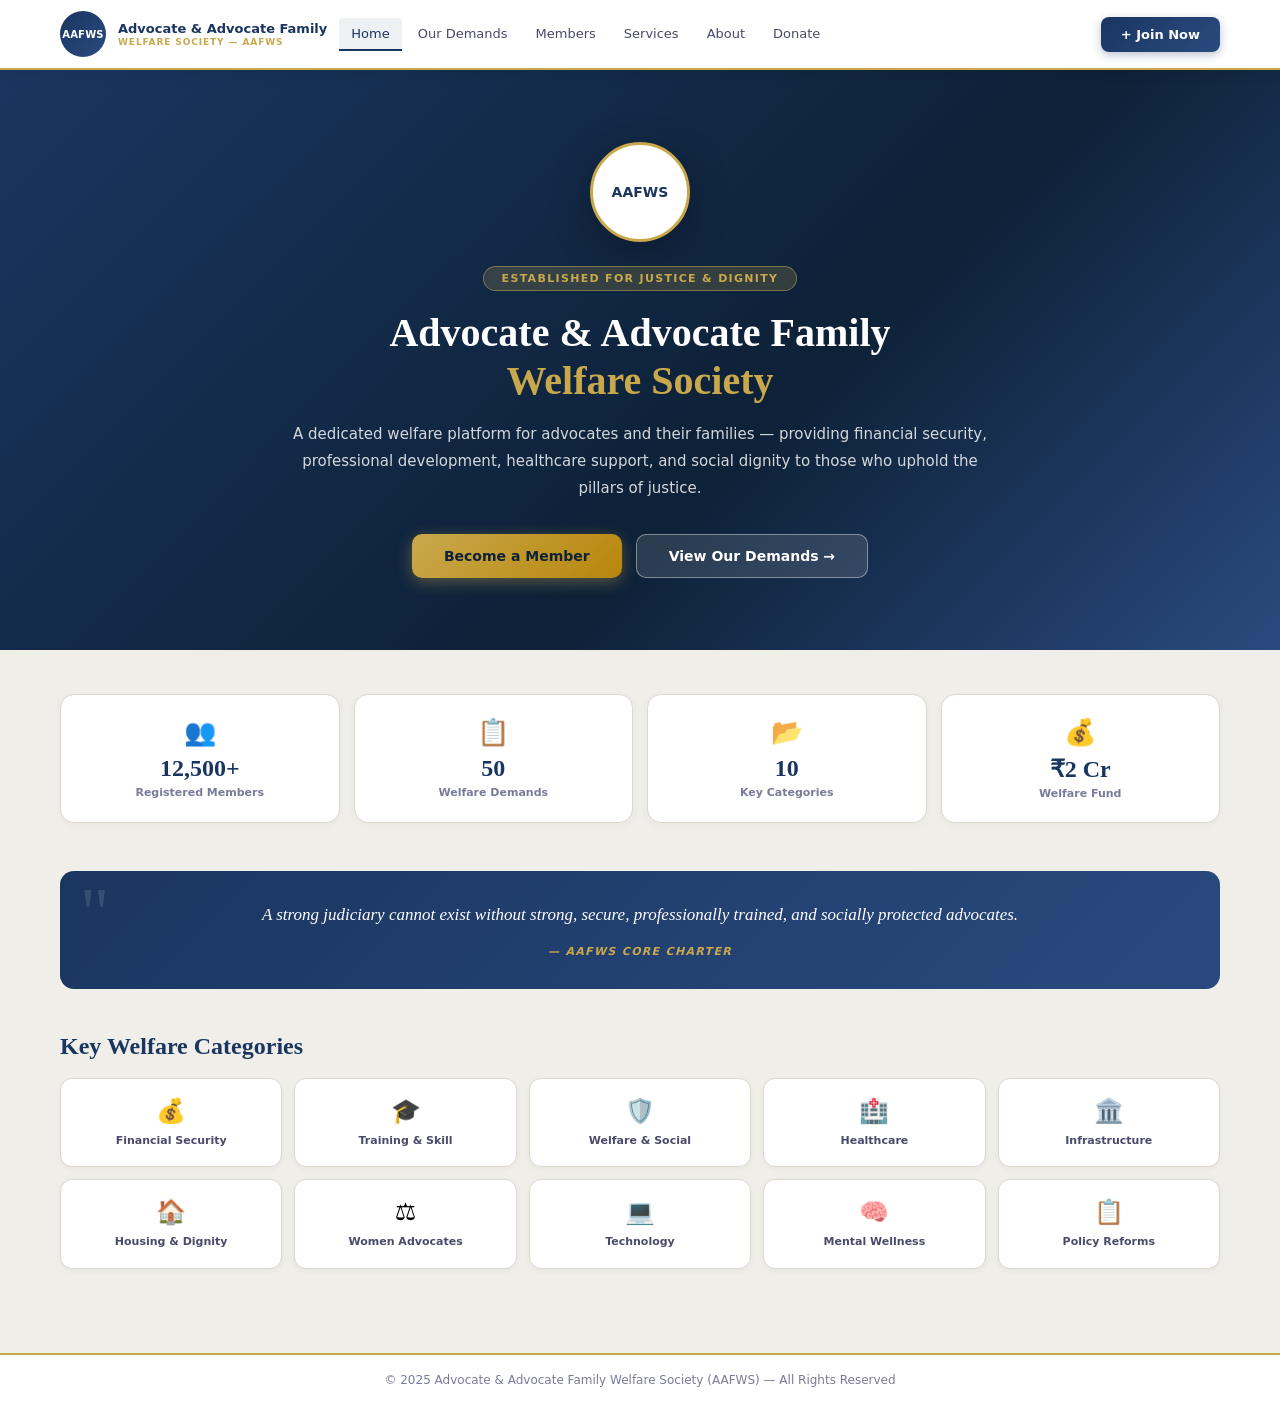
<file: index.html>
<!DOCTYPE html>
<html lang="en">
<head>
<meta charset="UTF-8"/>
<meta name="viewport" content="width=device-width,initial-scale=1.0"/>
<title>AAFWS – Advocate & Advocate Family Welfare Society</title>
<link rel="stylesheet" href="style.css"/>
</head>
<body>

<!-- ═══════════ NAVBAR ═══════════ -->
<nav class="navbar">
  <div class="nav-inner">
    <div class="nav-brand">
      <div class="nav-logo">AAFWS</div>
      <div>
        <p class="brand-title">Advocate &amp; Advocate Family</p>
        <p class="brand-sub">WELFARE SOCIETY — AAFWS</p>
      </div>
    </div>
    <button class="hamburger" id="hamburger" aria-label="Menu">&#9776;</button>
    <div class="nav-links" id="navLinks">
      <a href="#home" class="nav-link active" onclick="showTab('home',this)">Home</a>
      <a href="#demands" class="nav-link" onclick="showTab('demands',this)">Our Demands</a>
      <a href="#members" class="nav-link" onclick="showTab('members',this)">Members</a>
      <a href="#services" class="nav-link" onclick="showTab('services',this)">Services</a>
      <a href="#about" class="nav-link" onclick="showTab('about',this)">About</a>
      <a href="donate.html" class="nav-link">Donate</a>
    </div>
    <button class="btn-join" onclick="openForm()">+ Join Now</button>
  </div>
</nav>

<!-- ═══════════ TABS ═══════════ -->
<main>

<!-- HOME -->
<section id="home" class="tab active">
  <div class="hero">
    <div class="hero-inner">
      <div class="hero-logo-wrap"><div class="hero-logo">AAFWS</div></div>
      <div class="badge">ESTABLISHED FOR JUSTICE &amp; DIGNITY</div>
      <h1 class="hero-title">Advocate &amp; Advocate Family<br/><span class="gold">Welfare Society</span></h1>
      <p class="hero-desc">A dedicated welfare platform for advocates and their families — providing financial security, professional development, healthcare support, and social dignity to those who uphold the pillars of justice.</p>
      <div class="hero-btns">
        <button class="btn-primary" onclick="openForm()">Become a Member</button>
        <button class="btn-outline" onclick="showTab('demands',null)">View Our Demands →</button>
      </div>
    </div>
  </div>

  <div class="container">
    <div class="stats-grid">
      <div class="stat-card"><div class="stat-icon">👥</div><p class="stat-val">12,500+</p><p class="stat-lbl">Registered Members</p></div>
      <div class="stat-card"><div class="stat-icon">📋</div><p class="stat-val">50</p><p class="stat-lbl">Welfare Demands</p></div>
      <div class="stat-card"><div class="stat-icon">📂</div><p class="stat-val">10</p><p class="stat-lbl">Key Categories</p></div>
      <div class="stat-card"><div class="stat-icon">💰</div><p class="stat-val">₹2 Cr</p><p class="stat-lbl">Welfare Fund</p></div>
    </div>

    <blockquote class="quote-block">
      <span class="quote-mark">"</span>
      <p>A strong judiciary cannot exist without strong, secure, professionally trained, and socially protected advocates.</p>
      <cite>— AAFWS CORE CHARTER</cite>
    </blockquote>

    <h2 class="section-title">Key Welfare Categories</h2>
    <div class="categories-grid">
      <button class="cat-card" onclick="showDemand(0)"><span class="cat-icon">💰</span><p>Financial Security</p></button>
      <button class="cat-card" onclick="showDemand(1)"><span class="cat-icon">🎓</span><p>Training &amp; Skill</p></button>
      <button class="cat-card" onclick="showDemand(2)"><span class="cat-icon">🛡️</span><p>Welfare &amp; Social</p></button>
      <button class="cat-card" onclick="showDemand(3)"><span class="cat-icon">🏥</span><p>Healthcare</p></button>
      <button class="cat-card" onclick="showDemand(4)"><span class="cat-icon">🏛️</span><p>Infrastructure</p></button>
      <button class="cat-card" onclick="showDemand(5)"><span class="cat-icon">🏠</span><p>Housing &amp; Dignity</p></button>
      <button class="cat-card" onclick="showDemand(6)"><span class="cat-icon">⚖️</span><p>Women Advocates</p></button>
      <button class="cat-card" onclick="showDemand(7)"><span class="cat-icon">💻</span><p>Technology</p></button>
      <button class="cat-card" onclick="showDemand(8)"><span class="cat-icon">🧠</span><p>Mental Wellness</p></button>
      <button class="cat-card" onclick="showDemand(9)"><span class="cat-icon">📋</span><p>Policy Reforms</p></button>
    </div>
  </div>
</section>

<!-- DEMANDS -->
<section id="demands" class="tab">
  <div class="container">
    <div class="page-header">
      <h2>Demand Charter for Advocates Rights</h2>
      <p>50 structured demands across 10 welfare categories</p>
    </div>
    <div class="accordion" id="accordion"></div>
  </div>
</section>

<!-- MEMBERS -->
<section id="members" class="tab">
  <div class="container">
    <div class="page-header row">
      <div><h2>Member Profiles</h2><p>Registered members of AAFWS</p></div>
      <button class="btn-primary small" onclick="openForm()">+ Register Profile</button>
    </div>
    <div class="members-toolbar">
      <div class="member-summary" id="memberSummary">Loading members...</div>
      <div class="member-search">
        <input id="memberSearch" type="search" placeholder="Search members by name or username" oninput="filterMembers()" />
      </div>
    </div>
    <div class="profiles-grid" id="profilesGrid"></div>
    <div id="membersStatus" class="status-text">Fetching latest AAFWS members...</div>
    <div class="add-cta">
      <p>Want to appear in the member directory?</p>
      <button class="btn-outline-navy" onclick="openForm()">Submit Membership Application</button>
    </div>
  </div>
</section>

<!-- SERVICES -->
<section id="services" class="tab">
  <div class="container">
    <div class="page-header">
      <h2>Welfare Services</h2>
      <p>Services available to AAFWS members and their families</p>
    </div>
    <div class="services-grid">
      <div class="service-card"><div class="svc-top"><span class="svc-icon">💰</span><span class="badge-status active">Active</span></div><h3>Financial Assistance</h3><p>Emergency funds, low-interest loans, and stipend support for junior advocates in financial distress.</p></div>
      <div class="service-card"><div class="svc-top"><span class="svc-icon">🏥</span><span class="badge-status active">Active</span></div><h3>Health Insurance</h3><p>Comprehensive health coverage for members and families including hospitalization and critical illness.</p></div>
      <div class="service-card"><div class="svc-top"><span class="svc-icon">🎓</span><span class="badge-status active">Active</span></div><h3>Training Programs</h3><p>Mock courts, advocacy workshops, digital legal research, and AI tools training.</p></div>
      <div class="service-card"><div class="svc-top"><span class="svc-icon">🏠</span><span class="badge-status pending">Upcoming</span></div><h3>Housing Support</h3><p>Housing assistance schemes and protection against professional discrimination.</p></div>
      <div class="service-card"><div class="svc-top"><span class="svc-icon">🧠</span><span class="badge-status active">Active</span></div><h3>Mental Wellness</h3><p>Confidential counseling, stress management workshops, and burnout prevention programs.</p></div>
      <div class="service-card"><div class="svc-top"><span class="svc-icon">👩‍⚖️</span><span class="badge-status active">Active</span></div><h3>Women Advocates</h3><p>Dedicated support cell, maternity benefits, and grievance redressal for women members.</p></div>
      <div class="service-card"><div class="svc-top"><span class="svc-icon">📋</span><span class="badge-status pending">Upcoming</span></div><h3>Pension Scheme</h3><p>Retirement welfare plan for senior advocates ensuring financial security post-practice.</p></div>
      <div class="service-card"><div class="svc-top"><span class="svc-icon">💻</span><span class="badge-status active">Active</span></div><h3>Digital Resources</h3><p>Access to legal databases, e-filing training, and digital networking platforms.</p></div>
      <div class="service-card"><div class="svc-top"><span class="svc-icon">☎️</span><span class="badge-status active">Active</span></div><h3>Legal Aid Helpline</h3><p>24/7 helpline for members facing professional emergencies or legal challenges.</p></div>
    </div>
  </div>
</section>

<!-- ABOUT -->
<section id="about" class="tab">
  <div class="container narrow">
    <div class="about-header">
      <div class="about-logo">AAFWS</div>
      <div><h2>About AAFWS</h2><p class="gold-text">Advocate &amp; Advocate Family Welfare Society</p></div>
    </div>
    <div class="info-card"><h3>Our Mission</h3><p>The Advocate &amp; Advocate Family Welfare Society (AAFWS) is a dedicated platform committed to the financial, professional, medical, and social welfare of advocates across India and their families. We believe that those who uphold justice deserve equal protection, dignity, and institutional support.</p></div>
    <div class="two-col">
      <div class="info-card"><h3>Vision</h3><p>A nation where every advocate — regardless of seniority or financial status — practices with dignity, security, and professional pride.</p></div>
      <div class="info-card"><h3>Core Values</h3><p>Justice · Dignity · Solidarity · Empowerment · Transparency · Inclusive Welfare</p></div>
    </div>
    <blockquote class="quote-block dark">
      <p>"Those who spend their lives protecting justice and constitutional rights deserve dignity, financial security, healthcare protection, professional infrastructure, and welfare support for themselves as well."</p>
      <cite>— AAFWS FOUNDING CHARTER</cite>
    </blockquote>
    <div class="info-card">
      <h3>Contact &amp; Registration</h3>
      <div class="contact-grid">
        <div class="contact-item"><p class="c-label">📧 Email</p><p>welfare@aafws.org</p></div>
        <div class="contact-item"><p class="c-label">📞 Helpline</p><p>1800-AAFWS-01</p></div>
        <div class="contact-item"><p class="c-label">🌐 Website</p><p>www.aafws.org</p></div>
      </div>
    </div>
  </div>
</section>

</main>

<!-- FOOTER -->
<footer class="footer">
  <p>© 2025 Advocate &amp; Advocate Family Welfare Society (AAFWS) — All Rights Reserved</p>
</footer>

<!-- ═══════════ MEMBERSHIP MODAL ═══════════ -->
<div id="formModal" class="modal-overlay" style="display:none">
  <div class="modal-box">
    <div class="modal-header">
      <div class="modal-brand">
        <div class="modal-logo-sm">A</div>
        <div>
          <p class="modal-title">Membership Performa</p>
          <p class="modal-sub">AAFWS — Advocate &amp; Advocate Family Welfare Society</p>
        </div>
      </div>
      <button class="modal-close" onclick="closeForm()">✕</button>
    </div>
    <div class="step-bar" id="stepBar"></div>
    <div class="modal-body" id="modalBody"></div>
    <div class="modal-footer" id="modalFooter"></div>
  </div>
</div>

<!-- SUCCESS MODAL -->
<div id="successModal" class="modal-overlay" style="display:none">
  <div class="modal-box small">
    <div class="success-icon">✓</div>
    <h2>Application Submitted!</h2>
    <p>Your membership application has been received by the <strong>Advocate &amp; Advocate Family Welfare Society</strong>.</p>
    <p class="muted">A confirmation will be sent to your email. Application reviewed within 7 working days.</p>
    <div class="ref-box"><p class="ref-label">Application Reference</p><p class="ref-num" id="refNum">AAFWS-000000</p></div>
    <button class="btn-primary" onclick="closeSuccess()">Back to Portal</button>
  </div>
</div>

<script src="app.js"></script>
</body>
</html>
</file>
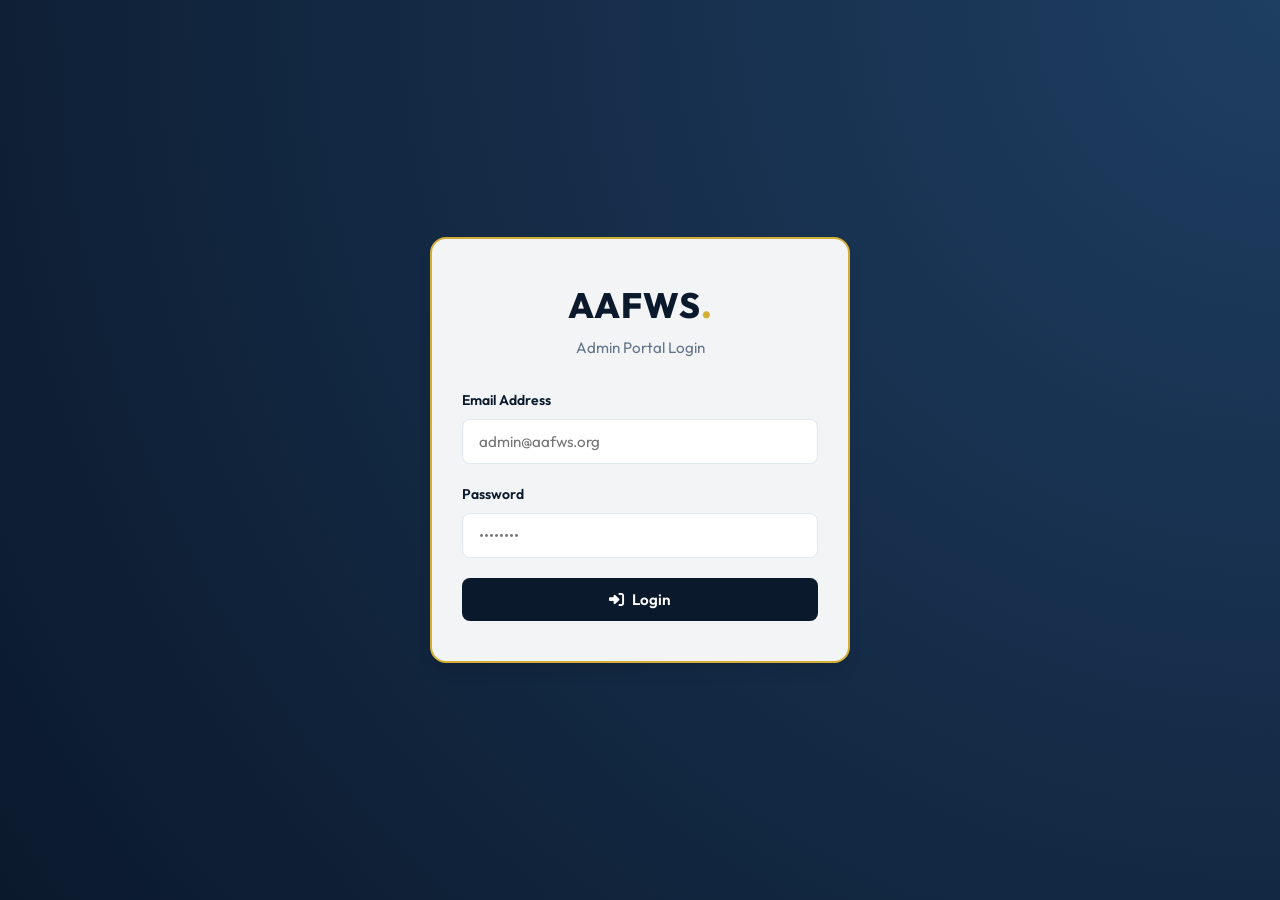
<file: admin/index.html>
<!DOCTYPE html>
<html lang="en">
<head>
  <script>
    if (window.location.protocol.startsWith('http') && window.location.pathname.endsWith('/admin')) {
      window.location.replace(window.location.pathname + '/' + window.location.search + window.location.hash);
    }
  </script>
  <meta charset="UTF-8">
  <meta name="viewport" content="width=device-width, initial-scale=1.0">
  <title>AAFWS Admin Login</title>
  <link rel="stylesheet" href="css/admin.css">
  <link rel="stylesheet" href="https://cdnjs.cloudflare.com/ajax/libs/font-awesome/6.4.0/css/all.min.css">
</head>
<body>

  <div class="auth-wrapper">
    <div class="auth-card">
      <div class="auth-header">
        <div class="auth-logo">AAFWS<span>.</span></div>
        <p class="auth-subtitle">Admin Portal Login</p>
      </div>

      <form id="admin-login-form">
        <div class="form-group">
          <label class="form-label" for="email">Email Address</label>
          <input class="form-control" type="email" id="email" required placeholder="admin@aafws.org">
        </div>

        <div class="form-group">
          <label class="form-label" for="password">Password</label>
          <input class="form-control" type="password" id="password" required placeholder="••••••••">
        </div>

        <button type="submit" class="btn btn-primary btn-block">
          <i class="fa-solid fa-right-to-bracket"></i> Login
        </button>
      </form>
    </div>
  </div>

  <script src="js/admin-api.js"></script>
  <script>
    document.getElementById('admin-login-form').addEventListener('submit', async (e) => {
      e.preventDefault();
      
      const email = document.getElementById('email').value;
      const password = document.getElementById('password').value;
      
      try {
        const res = await apiRequest('/admin/auth/login', {
          method: 'POST',
          body: JSON.stringify({ email, password })
        });
        
        if (res.success) {
          localStorage.setItem('admin_token', res.token);
          localStorage.setItem('admin_user', JSON.stringify(res.admin));
          showToast('Login successful! Redirecting...', 'success');
          
          setTimeout(() => {
            window.location.href = 'dashboard.html';
          }, 1000);
        }
      } catch (err) {
        showToast(err.message || 'Login failed. Please check credentials.', 'error');
      }
    });
  </script>
</body>
</html>
</file>
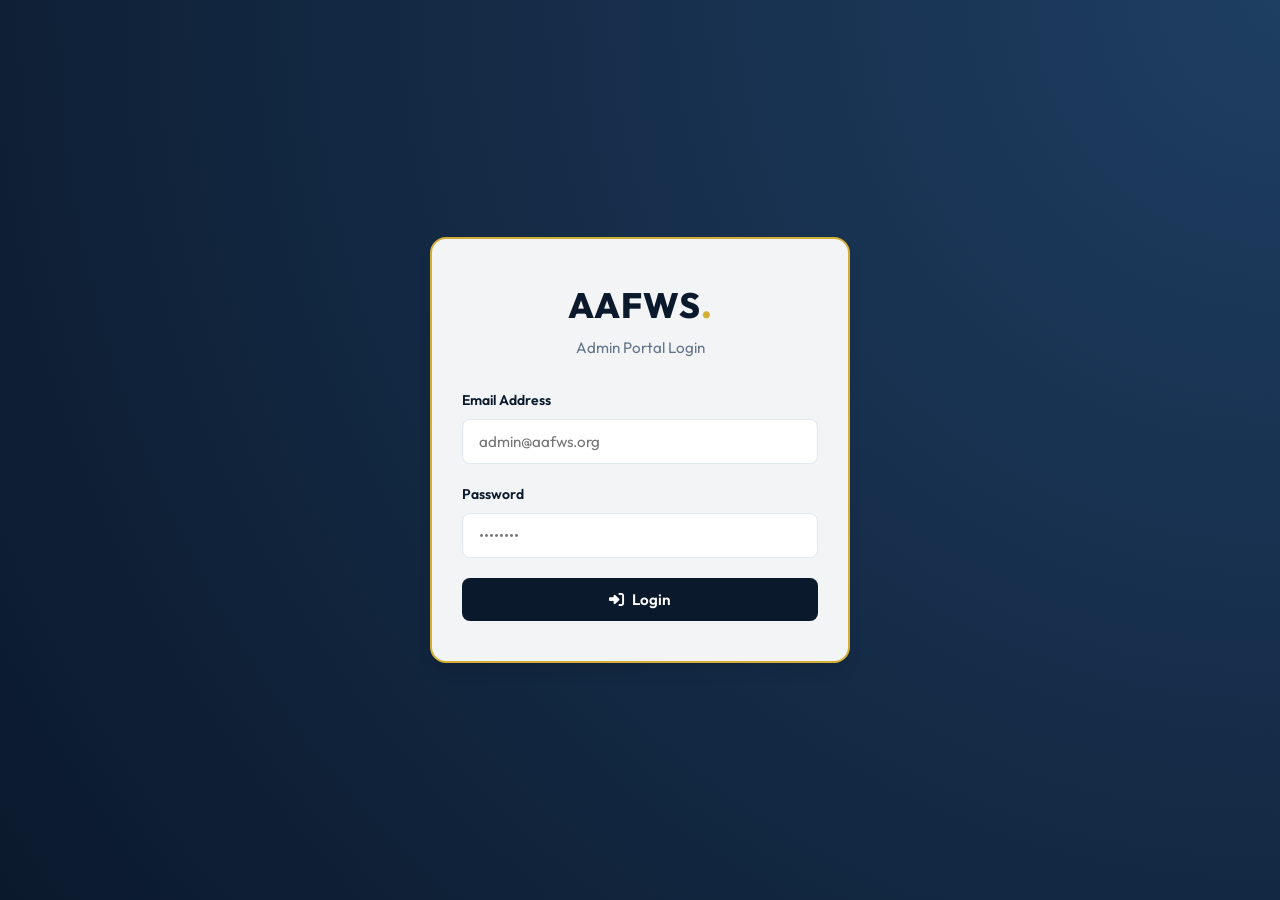
<file: admin/dashboard.html>
<!DOCTYPE html>
<html lang="en">
<head>
  <meta charset="UTF-8">
  <meta name="viewport" content="width=device-width, initial-scale=1.0">
  <title>AAFWS Admin Dashboard</title>
  <link rel="stylesheet" href="css/admin.css">
  <link rel="stylesheet" href="https://cdnjs.cloudflare.com/ajax/libs/font-awesome/6.4.0/css/all.min.css">
</head>
<body>

  <div class="dashboard-container">
    <!-- Sidebar -->
    <aside class="sidebar">
      <div class="sidebar-header">
        <div class="sidebar-logo">AAFWS<span>.</span></div>
      </div>
      <nav class="sidebar-menu">
        <ul>
          <li class="sidebar-item">
            <a href="dashboard.html" class="sidebar-link active">
              <i class="fa-solid fa-chart-line"></i> Dashboard
            </a>
          </li>
          <li class="sidebar-item">
            <a href="members.html" class="sidebar-link">
              <i class="fa-solid fa-users"></i> Members
            </a>
          </li>
          <li class="sidebar-item">
            <a href="donations.html" class="sidebar-link">
              <i class="fa-solid fa-hand-holding-dollar"></i> Donations
            </a>
          </li>
          <li class="sidebar-item">
            <a href="settings.html" class="sidebar-link">
              <i class="fa-solid fa-gears"></i> Settings
            </a>
          </li>
          <li class="sidebar-item">
            <a href="notifications.html" class="sidebar-link">
              <i class="fa-solid fa-bell"></i> Notifications
            </a>
          </li>
        </ul>
      </nav>
      <div class="sidebar-footer">
        <div class="admin-profile">
          <div class="admin-avatar" id="admin-profile-avatar">A</div>
          <div class="admin-info">
            <span class="admin-name" id="admin-profile-name">Admin User</span>
            <span class="admin-role">System Administrator</span>
          </div>
        </div>
        <button onclick="logout()" class="btn btn-danger btn-sm btn-block">
          <i class="fa-solid fa-right-from-bracket"></i> Logout
        </button>
      </div>
    </aside>

    <!-- Main Content Area -->
    <main class="main-content">
      <!-- Top Header -->
      <header class="top-header">
        <div class="page-title">
          <h1>Dashboard Overview</h1>
          <p id="dashboard-date">Welcome back, Administrator</p>
        </div>
        <div class="header-actions">
          <div class="notification-bell" onclick="window.location.href='notifications.html'">
            <i class="fa-solid fa-bell fa-lg"></i>
            <span class="notification-badge" id="notification-badge-count" style="display: none;">0</span>
          </div>
        </div>
      </header>

      <!-- Stats Grid -->
      <section class="stats-grid">
        <div class="stat-card navy">
          <div class="stat-info">
            <h3>Total Members</h3>
            <p id="stat-total-members">-</p>
          </div>
          <div class="stat-icon">
            <i class="fa-solid fa-users"></i>
          </div>
        </div>
        <div class="stat-card gold">
          <div class="stat-info">
            <h3>New This Month</h3>
            <p id="stat-new-members">-</p>
          </div>
          <div class="stat-icon">
            <i class="fa-solid fa-user-plus"></i>
          </div>
        </div>
        <div class="stat-card success">
          <div class="stat-info">
            <h3>Donations Received</h3>
            <p id="stat-donations-amount">₹0</p>
          </div>
          <div class="stat-icon">
            <i class="fa-solid fa-wallet"></i>
          </div>
        </div>
        <div class="stat-card warning">
          <div class="stat-info">
            <h3>Pending Verification</h3>
            <p id="stat-pending-donations">-</p>
          </div>
          <div class="stat-icon">
            <i class="fa-solid fa-clock-rotate-left"></i>
          </div>
        </div>
      </section>

      <!-- Tables Grid -->
      <div class="dashboard-grid">
        <!-- Recent Members -->
        <div class="card">
          <div class="card-header">
            <h2>Recent Registrations</h2>
            <a href="members.html" class="btn btn-secondary btn-sm">View All</a>
          </div>
          <div class="table-responsive">
            <table class="table">
              <thead>
                <tr>
                  <th>Member Name</th>
                  <th>ID</th>
                  <th>State</th>
                  <th>Date</th>
                </tr>
              </thead>
              <tbody id="recent-members-tbody">
                <tr>
                  <td colspan="4" style="text-align: center; color: var(--text-muted);">Loading recent members...</td>
                </tr>
              </tbody>
            </table>
          </div>
        </div>

        <!-- Pending Donations -->
        <div class="card">
          <div class="card-header">
            <h2>Recent Donations</h2>
            <a href="donations.html" class="btn btn-secondary btn-sm">Verify</a>
          </div>
          <div class="table-responsive">
            <table class="table">
              <thead>
                <tr>
                  <th>Donor</th>
                  <th>Amount</th>
                  <th>UTR</th>
                </tr>
              </thead>
              <tbody id="recent-donations-tbody">
                <tr>
                  <td colspan="3" style="text-align: center; color: var(--text-muted);">Loading recent donations...</td>
                </tr>
              </tbody>
            </table>
          </div>
        </div>
      </div>
    </main>
  </div>

  <script src="js/admin-api.js"></script>
  <script>
    document.getElementById('dashboard-date').textContent = `Welcome back! Today is ${new Date().toLocaleDateString('en-US', { weekday: 'long', year: 'numeric', month: 'long', day: 'numeric' })}`;

    async function loadDashboardData() {
      try {
        const res = await apiRequest('/admin/dashboard/stats');
        if (res.success) {
          // Set Stats
          document.getElementById('stat-total-members').textContent = res.stats.totalMembers;
          document.getElementById('stat-new-members').textContent = res.stats.newMembersThisMonth;
          document.getElementById('stat-donations-amount').textContent = `₹${res.stats.totalDonationsReceived.toLocaleString()}`;
          document.getElementById('stat-pending-donations').textContent = res.stats.pendingDonationsCount;

          // Render Recent Members
          const membersTbody = document.getElementById('recent-members-tbody');
          membersTbody.innerHTML = '';
          if (res.recentMembers.length === 0) {
            membersTbody.innerHTML = `<tr><td colspan="4" style="text-align: center; color: var(--text-muted);">No members registered yet.</td></tr>`;
          } else {
            res.recentMembers.forEach(member => {
              const dateStr = new Date(member.createdAt).toLocaleDateString('en-US', { month: 'short', day: 'numeric' });
              
              // Handle image/initials
              let avatarHtml = '';
              if (member.profileImage) {
                avatarHtml = `<img src="${member.profileImage}" class="member-img" onerror="this.onerror=null; this.parentNode.innerHTML='<div class=\\'member-initials\\'>${member.fullName.charAt(0)}</div>'">`;
              } else {
                avatarHtml = `<div class="member-initials">${member.fullName.charAt(0).toUpperCase()}</div>`;
              }

              membersTbody.innerHTML += `
                <tr>
                  <td>
                    <div class="member-row">
                      ${avatarHtml}
                      <div>
                        <strong>${member.fullName}</strong>
                        <div style="font-size: 0.75rem; color: var(--text-muted);">${member.email}</div>
                      </div>
                    </div>
                  </td>
                  <td><code style="font-weight:700; color:var(--primary-navy);">${member.membershipId || 'Pending'}</code></td>
                  <td>${member.state}</td>
                  <td>${dateStr}</td>
                </tr>
              `;
            });
          }

          // Render Recent Pending Donations
          const donationsTbody = document.getElementById('recent-donations-tbody');
          donationsTbody.innerHTML = '';
          if (res.recentPendingDonations.length === 0) {
            donationsTbody.innerHTML = `<tr><td colspan="3" style="text-align: center; color: var(--text-muted);">No pending donations to verify.</td></tr>`;
          } else {
            res.recentPendingDonations.forEach(don => {
              donationsTbody.innerHTML += `
                <tr>
                  <td>
                    <div>
                      <strong>${don.donorName}</strong>
                      <div style="font-size: 0.75rem; color: var(--text-muted);">${don.mobile}</div>
                    </div>
                  </td>
                  <td><strong style="color: var(--success);">₹${don.amountINR}</strong></td>
                  <td><code>${don.utrNumber}</code></td>
                </tr>
              `;
            });
          }
        }
      } catch (err) {
        showToast('Failed to load dashboard statistics.', 'error');
      }
    }

    document.addEventListener('DOMContentLoaded', loadDashboardData);
  </script>
</body>
</html>
</file>
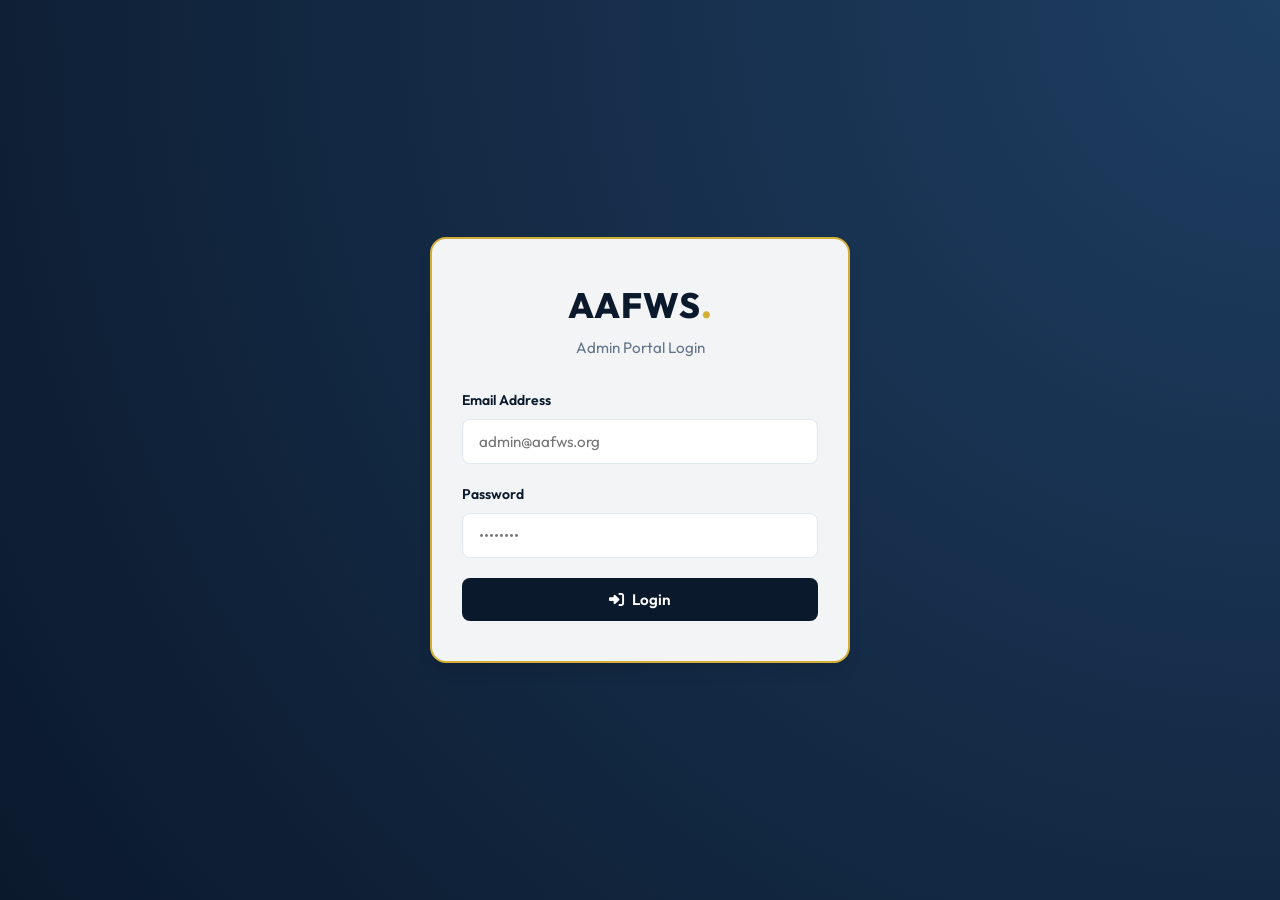
<file: admin/donations.html>
<!DOCTYPE html>
<html lang="en">
<head>
  <meta charset="UTF-8">
  <meta name="viewport" content="width=device-width, initial-scale=1.0">
  <title>AAFWS Admin Donations Management</title>
  <link rel="stylesheet" href="css/admin.css">
  <link rel="stylesheet" href="https://cdnjs.cloudflare.com/ajax/libs/font-awesome/6.4.0/css/all.min.css">
</head>
<body>

  <div class="dashboard-container">
    <!-- Sidebar -->
    <aside class="sidebar">
      <div class="sidebar-header">
        <div class="sidebar-logo">AAFWS<span>.</span></div>
      </div>
      <nav class="sidebar-menu">
        <ul>
          <li class="sidebar-item">
            <a href="dashboard.html" class="sidebar-link">
              <i class="fa-solid fa-chart-line"></i> Dashboard
            </a>
          </li>
          <li class="sidebar-item">
            <a href="members.html" class="sidebar-link">
              <i class="fa-solid fa-users"></i> Members
            </a>
          </li>
          <li class="sidebar-item">
            <a href="donations.html" class="sidebar-link active">
              <i class="fa-solid fa-hand-holding-dollar"></i> Donations
            </a>
          </li>
          <li class="sidebar-item">
            <a href="settings.html" class="sidebar-link">
              <i class="fa-solid fa-gears"></i> Settings
            </a>
          </li>
          <li class="sidebar-item">
            <a href="notifications.html" class="sidebar-link">
              <i class="fa-solid fa-bell"></i> Notifications
            </a>
          </li>
        </ul>
      </nav>
      <div class="sidebar-footer">
        <div class="admin-profile">
          <div class="admin-avatar" id="admin-profile-avatar">A</div>
          <div class="admin-info">
            <span class="admin-name" id="admin-profile-name">Admin User</span>
            <span class="admin-role">System Administrator</span>
          </div>
        </div>
        <button onclick="logout()" class="btn btn-danger btn-sm btn-block">
          <i class="fa-solid fa-right-from-bracket"></i> Logout
        </button>
      </div>
    </aside>

    <!-- Main Content Area -->
    <main class="main-content">
      <!-- Top Header -->
      <header class="top-header">
        <div class="page-title">
          <h1>Donation verifications</h1>
          <p>Review and verify QR-based donation submissions</p>
        </div>
        <div class="header-actions">
          <div class="notification-bell" onclick="window.location.href='notifications.html'">
            <i class="fa-solid fa-bell fa-lg"></i>
            <span class="notification-badge" id="notification-badge-count" style="display: none;">0</span>
          </div>
        </div>
      </header>

      <!-- Filter Controls -->
      <section class="filter-bar">
        <div class="search-input-group">
          <i class="fa-solid fa-magnifying-glass"></i>
          <input type="text" id="donation-search" class="form-control" placeholder="Search by name, UTR, Member ID..." oninput="handleSearch()">
        </div>

        <div class="filter-group">
          <select id="donation-status-filter" class="form-control" style="width: auto; padding: 8px 12px;" onchange="handleFilter()">
            <option value="">All Donations</option>
            <option value="pending">Pending Review</option>
            <option value="approved">Approved</option>
            <option value="rejected">Rejected</option>
          </select>
        </div>
      </section>

      <!-- Donations Table Card -->
      <div class="card">
        <div class="table-responsive">
          <table class="table">
            <thead>
              <tr>
                <th>Donor Info</th>
                <th>Member Link</th>
                <th>Amount (INR)</th>
                <th>UTR Number</th>
                <th>Submitted Date</th>
                <th>Status</th>
                <th style="text-align: right;">Review Action</th>
              </tr>
            </thead>
            <tbody id="donations-table-body">
              <tr>
                <td colspan="7" style="text-align: center; color: var(--text-muted);">Loading donation submissions...</td>
              </tr>
            </tbody>
          </table>
        </div>

        <!-- Pagination -->
        <div class="pagination-wrapper">
          <div class="pagination-info" id="pagination-info">
            Showing 0 to 0 of 0 entries
          </div>
          <div class="pagination-buttons" id="pagination-buttons">
            <!-- Dynamic buttons -->
          </div>
        </div>
      </div>
    </main>
  </div>

  <!-- Review Modal -->
  <div id="review-modal" class="modal">
    <div class="modal-content">
      <div class="modal-header">
        <h3>Verify Donation Receipt</h3>
        <button onclick="closeReviewModal()" class="modal-close">&times;</button>
      </div>
      <div class="modal-body">
        <div style="text-align: center; margin-bottom: 15px;">
          <h4 id="review-donor-title" style="color: var(--primary-navy); font-size: 1.1rem;">Donor: -</h4>
          <p id="review-amount-title" style="color: var(--success); font-weight: 700; font-size: 1.25rem;">Amount: ₹0</p>
        </div>

        <div>
          <strong style="display: block; margin-bottom: 8px; color: var(--text-dark);">Payment Screenshot Proof:</strong>
          <img id="review-screenshot" src="" alt="Screenshot Not Available" class="receipt-preview" onclick="window.open(this.src, '_blank')">
        </div>

        <div style="display: grid; grid-template-columns: 1fr 1fr; gap: 15px; margin-bottom: 15px;">
          <div>
            <strong style="color: var(--text-muted); font-size: 0.8rem; display: block;">UTR/Transaction Number</strong>
            <span id="review-utr" style="font-weight: 700; font-family: monospace; font-size: 1.05rem;">-</span>
          </div>
          <div>
            <strong style="color: var(--text-muted); font-size: 0.8rem; display: block;">Membership ID Link</strong>
            <span id="review-member-link" style="font-weight: 600;">-</span>
          </div>
        </div>

        <div class="form-group">
          <label class="form-label" for="review-note">Admin Verification Note (Reason for reject or general comment)</label>
          <textarea id="review-note" class="form-control" rows="3" placeholder="Enter comments here..."></textarea>
        </div>
      </div>
      <div class="modal-footer" id="modal-footer-actions">
        <button onclick="closeReviewModal()" class="btn btn-secondary">Cancel</button>
        <button onclick="submitReview('rejected')" class="btn btn-danger"><i class="fa-solid fa-circle-xmark"></i> Reject Payment</button>
        <button onclick="submitReview('approved')" class="btn btn-success"><i class="fa-solid fa-circle-check"></i> Approve Payment</button>
      </div>
    </div>
  </div>

  <script src="js/admin-api.js"></script>
  <script>
    let currentPage = 1;
    let searchVal = '';
    let statusFilter = '';
    let selectedDonation = null;

    async function loadDonations() {
      try {
        const queryParams = new URLSearchParams({
          page: currentPage,
          limit: 10,
          search: searchVal,
          status: statusFilter
        });

        const res = await apiRequest(`/donations?${queryParams.toString()}`);
        if (res.success) {
          renderDonationsTable(res.data);
          renderPagination(res.pagination);
        }
      } catch (err) {
        showToast('Failed to retrieve donations.', 'error');
      }
    }

    function renderDonationsTable(donations) {
      const tbody = document.getElementById('donations-table-body');
      tbody.innerHTML = '';

      if (donations.length === 0) {
        tbody.innerHTML = `<tr><td colspan="7" style="text-align: center; color: var(--text-muted);">No donations found matching criteria.</td></tr>`;
        return;
      }

      donations.forEach(don => {
        const dateStr = new Date(don.createdAt).toLocaleDateString('en-US', {
          year: 'numeric', month: 'short', day: 'numeric', hour: '2-digit', minute: '2-digit'
        });

        let statusClass = 'badge-pending';
        if (don.status === 'approved') statusClass = 'badge-approved';
        if (don.status === 'rejected') statusClass = 'badge-rejected';

        // Check if receipt screenshot exists
        const hasScreenshot = don.screenshotPath ? true : false;
        
        let actionBtnHtml = '';
        if (don.status === 'pending') {
          actionBtnHtml = `
            <button onclick="openReviewModal('${don._id}')" class="btn btn-primary btn-sm">
              <i class="fa-solid fa-magnifying-glass-dollar"></i> Review
            </button>
          `;
        } else {
          actionBtnHtml = `
            <button onclick="openReviewModal('${don._id}', true)" class="btn btn-secondary btn-sm" title="View details only">
              <i class="fa-solid fa-circle-info"></i> Details
            </button>
          `;
        }

        tbody.innerHTML += `
          <tr>
            <td>
              <div>
                <strong>${don.donorName}</strong>
                <div style="font-size: 0.75rem; color: var(--text-muted);">${don.mobile} ${don.email ? '| ' + don.email : ''}</div>
              </div>
            </td>
            <td><code style="font-weight: 700;">${don.membershipId || 'N/A'}</code></td>
            <td><strong style="color: var(--primary-navy);">₹${don.amountINR.toLocaleString()}</strong></td>
            <td><code style="font-size: 0.85rem;">${don.utrNumber}</code></td>
            <td>${dateStr}</td>
            <td><span class="badge ${statusClass}">${don.status}</span></td>
            <td style="text-align: right;">${actionBtnHtml}</td>
          </tr>
        `;
      });
    }

    function renderPagination(pagination) {
      const info = document.getElementById('pagination-info');
      const buttons = document.getElementById('pagination-buttons');
      
      const startEntry = (pagination.page - 1) * pagination.limit + 1;
      const endEntry = Math.min(pagination.page * pagination.limit, pagination.total);

      info.textContent = pagination.total > 0 
        ? `Showing ${startEntry} to ${endEntry} of ${pagination.total} entries`
        : `Showing 0 to 0 of 0 entries`;

      buttons.innerHTML = '';

      // Prev
      const prevDisabled = pagination.page === 1 ? 'disabled' : '';
      buttons.innerHTML += `<button class="btn btn-secondary btn-sm" ${prevDisabled} onclick="changePage(${pagination.page - 1})"><i class="fa-solid fa-chevron-left"></i></button>`;

      // Numbers
      for (let i = 1; i <= pagination.pages; i++) {
        const activeClass = i === pagination.page ? 'btn-primary' : 'btn-secondary';
        buttons.innerHTML += `<button class="btn ${activeClass} btn-sm" onclick="changePage(${i})">${i}</button>`;
      }

      // Next
      const nextDisabled = pagination.page === pagination.pages || pagination.pages === 0 ? 'disabled' : '';
      buttons.innerHTML += `<button class="btn btn-secondary btn-sm" ${nextDisabled} onclick="changePage(${pagination.page + 1})"><i class="fa-solid fa-chevron-right"></i></button>`;
    }

    function changePage(page) {
      currentPage = page;
      loadDonations();
    }

    let searchTimer;
    function handleSearch() {
      clearTimeout(searchTimer);
      searchTimer = setTimeout(() => {
        searchVal = document.getElementById('donation-search').value;
        currentPage = 1;
        loadDonations();
      }, 300);
    }

    function handleFilter() {
      statusFilter = document.getElementById('donation-status-filter').value;
      currentPage = 1;
      loadDonations();
    }

    // Modal Operations
    async function openReviewModal(donationId, viewOnly = false) {
      try {
        const res = await apiRequest(`/donations?search=${donationId}`); // simple retrieve
        if (res.success && res.data.length > 0) {
          selectedDonation = res.data.find(d => d._id === donationId);
          
          document.getElementById('review-donor-title').textContent = `Donor: ${selectedDonation.donorName}`;
          document.getElementById('review-amount-title').textContent = `Amount: ₹${selectedDonation.amountINR.toLocaleString()}`;
          
          const ssImg = document.getElementById('review-screenshot');
          ssImg.src = selectedDonation.screenshotPath || '../uploads/donations/no-screenshot.png';
          ssImg.onerror = () => { ssImg.src = 'https://placehold.co/400x300?text=Screenshot+Not+Found'; };

          document.getElementById('review-utr').textContent = selectedDonation.utrNumber;
          document.getElementById('review-member-link').textContent = selectedDonation.membershipId || 'Not Linked';
          
          const noteTextarea = document.getElementById('review-note');
          noteTextarea.value = selectedDonation.adminNote || '';

          const footer = document.getElementById('modal-footer-actions');
          if (viewOnly) {
            noteTextarea.disabled = true;
            footer.innerHTML = `
              <span style="font-size:0.85rem; color:var(--text-muted); margin-right:auto;">
                Reviewed by: ${selectedDonation.reviewedBy ? selectedDonation.reviewedBy.name : 'System'} on ${new Date(selectedDonation.reviewedAt).toLocaleDateString()}
              </span>
              <button onclick="closeReviewModal()" class="btn btn-secondary">Close</button>
            `;
          } else {
            noteTextarea.disabled = false;
            footer.innerHTML = `
              <button onclick="closeReviewModal()" class="btn btn-secondary">Cancel</button>
              <button onclick="submitReview('rejected')" class="btn btn-danger"><i class="fa-solid fa-circle-xmark"></i> Reject Payment</button>
              <button onclick="submitReview('approved')" class="btn btn-success"><i class="fa-solid fa-circle-check"></i> Approve Payment</button>
            `;
          }

          document.getElementById('review-modal').classList.add('active');
        }
      } catch (err) {
        showToast('Failed to load donation details.', 'error');
      }
    }

    function closeReviewModal() {
      document.getElementById('review-modal').classList.remove('active');
      selectedDonation = null;
    }

    async function submitReview(status) {
      if (!selectedDonation) return;
      
      const adminNote = document.getElementById('review-note').value;
      const confirmMsg = `Are you sure you want to mark this donation as ${status.toUpperCase()}?`;
      if (!confirm(confirmMsg)) return;

      try {
        const res = await apiRequest(`/donations/${selectedDonation._id}/review`, {
          method: 'PATCH',
          body: JSON.stringify({ status, adminNote })
        });

        if (res.success) {
          showToast(`Donation marked as ${status} successfully.`, 'success');
          closeReviewModal();
          loadDonations();
        }
      } catch (err) {
        showToast('Failed to submit review: ' + err.message, 'error');
      }
    }

    document.addEventListener('DOMContentLoaded', loadDonations);
  </script>
</body>
</html>
</file>
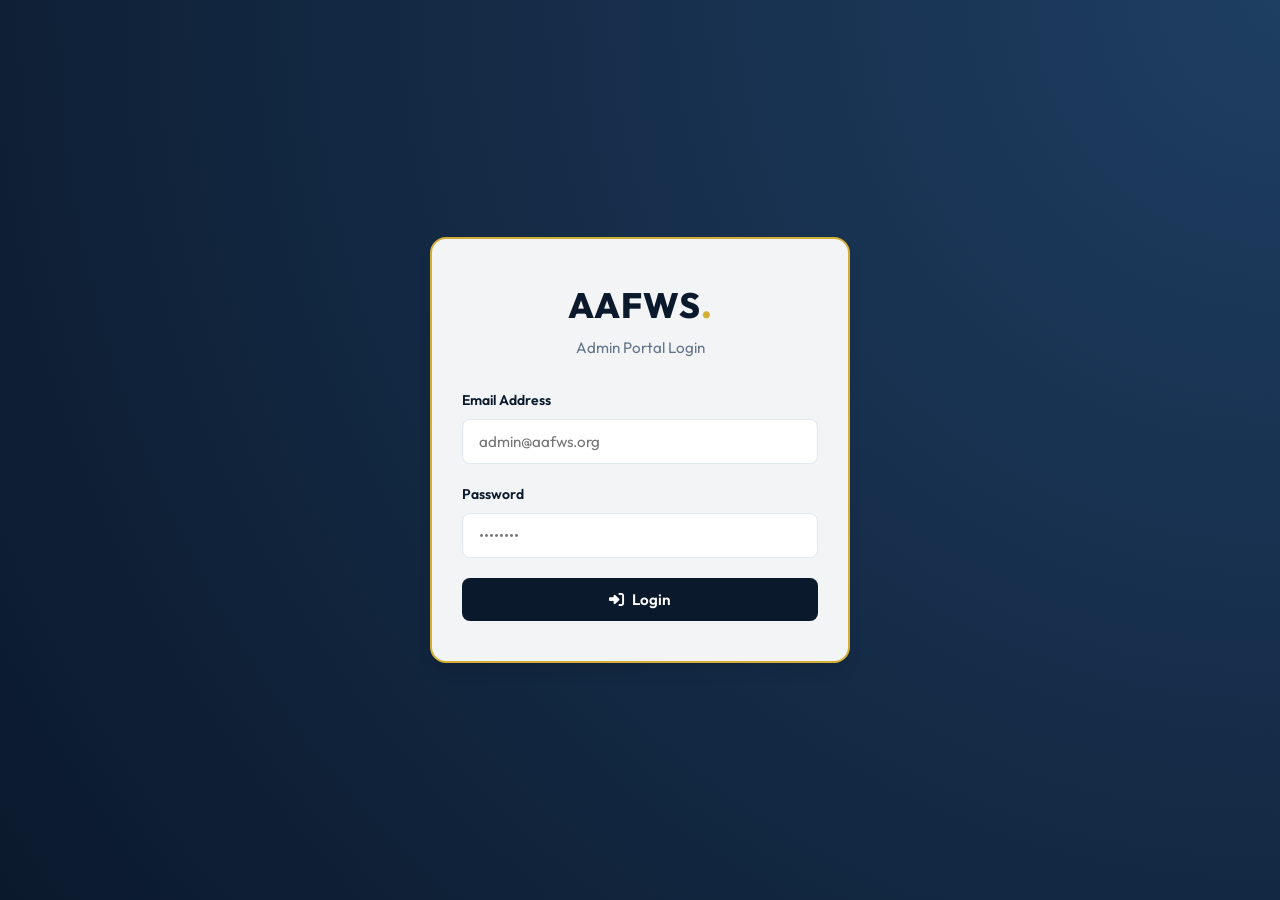
<file: admin/members.html>
<!DOCTYPE html>
<html lang="en">
<head>
  <meta charset="UTF-8">
  <meta name="viewport" content="width=device-width, initial-scale=1.0">
  <title>AAFWS Admin Members Management</title>
  <link rel="stylesheet" href="css/admin.css">
  <link rel="stylesheet" href="https://cdnjs.cloudflare.com/ajax/libs/font-awesome/6.4.0/css/all.min.css">
</head>
<body>

  <div class="dashboard-container">
    <!-- Sidebar -->
    <aside class="sidebar">
      <div class="sidebar-header">
        <div class="sidebar-logo">AAFWS<span>.</span></div>
      </div>
      <nav class="sidebar-menu">
        <ul>
          <li class="sidebar-item">
            <a href="dashboard.html" class="sidebar-link">
              <i class="fa-solid fa-chart-line"></i> Dashboard
            </a>
          </li>
          <li class="sidebar-item">
            <a href="members.html" class="sidebar-link active">
              <i class="fa-solid fa-users"></i> Members
            </a>
          </li>
          <li class="sidebar-item">
            <a href="donations.html" class="sidebar-link">
              <i class="fa-solid fa-hand-holding-dollar"></i> Donations
            </a>
          </li>
          <li class="sidebar-item">
            <a href="settings.html" class="sidebar-link">
              <i class="fa-solid fa-gears"></i> Settings
            </a>
          </li>
          <li class="sidebar-item">
            <a href="notifications.html" class="sidebar-link">
              <i class="fa-solid fa-bell"></i> Notifications
            </a>
          </li>
        </ul>
      </nav>
      <div class="sidebar-footer">
        <div class="admin-profile">
          <div class="admin-avatar" id="admin-profile-avatar">A</div>
          <div class="admin-info">
            <span class="admin-name" id="admin-profile-name">Admin User</span>
            <span class="admin-role">System Administrator</span>
          </div>
        </div>
        <button onclick="logout()" class="btn btn-danger btn-sm btn-block">
          <i class="fa-solid fa-right-from-bracket"></i> Logout
        </button>
      </div>
    </aside>

    <!-- Main Content Area -->
    <main class="main-content">
      <!-- Top Header -->
      <header class="top-header">
        <div class="page-title">
          <h1>Members Directory</h1>
          <p>Manage and verify registered members of AAFWS</p>
        </div>
        <div class="header-actions">
          <div class="notification-bell" onclick="window.location.href='notifications.html'">
            <i class="fa-solid fa-bell fa-lg"></i>
            <span class="notification-badge" id="notification-badge-count" style="display: none;">0</span>
          </div>
        </div>
      </header>

      <!-- Bulk Actions & Exports -->
      <div style="display: flex; gap: 10px; margin-bottom: 20px; justify-content: flex-end;">
        <button onclick="downloadExport('excel')" class="btn btn-secondary btn-sm" style="color: #1E7E34; border-color: #28A745;">
          <i class="fa-solid fa-file-excel"></i> Export Excel
        </button>
        <button onclick="downloadExport('csv')" class="btn btn-secondary btn-sm" style="color: #17A2B8; border-color: #17A2B8;">
          <i class="fa-solid fa-file-csv"></i> Export CSV
        </button>
        <button onclick="downloadExport('pdf')" class="btn btn-secondary btn-sm" style="color: #DC3545; border-color: #DC3545;">
          <i class="fa-solid fa-file-pdf"></i> Export PDF Report
        </button>
      </div>

      <!-- Filters & Search Bar -->
      <section class="filter-bar">
        <div class="search-input-group">
          <i class="fa-solid fa-magnifying-glass"></i>
          <input type="text" id="search-input" class="form-control" placeholder="Search by name, ID, phone, city..." oninput="handleSearch()">
        </div>
        
        <div class="filter-group">
          <select id="filter-state" class="form-control" style="width: auto; padding: 8px 12px;" onchange="handleFilters()">
            <option value="">All States</option>
            <option value="Andhra Pradesh">Andhra Pradesh</option>
            <option value="Telangana">Telangana</option>
            <option value="Karnataka">Karnataka</option>
            <option value="Tamil Nadu">Tamil Nadu</option>
            <option value="Maharashtra">Maharashtra</option>
            <option value="Delhi">Delhi</option>
            <!-- Add other options as needed -->
          </select>

          <select id="filter-type" class="form-control" style="width: auto; padding: 8px 12px;" onchange="handleFilters()">
            <option value="">All Types</option>
            <option value="Life Member">Life Member</option>
            <option value="Associate Member">Associate Member</option>
            <option value="Student Member">Student Member</option>
          </select>

          <select id="filter-status" class="form-control" style="width: auto; padding: 8px 12px;" onchange="handleFilters()">
            <option value="">All Status</option>
            <option value="true">Active Only</option>
            <option value="false">Inactive Only</option>
          </select>
        </div>
      </section>

      <!-- Members Table Card -->
      <div class="card">
        <div class="table-responsive">
          <table class="table">
            <thead>
              <tr>
                <th>Member Name</th>
                <th>Membership ID</th>
                <th>Bar Council No</th>
                <th>Court</th>
                <th>State</th>
                <th>Status</th>
                <th style="text-align: right;">Actions</th>
              </tr>
            </thead>
            <tbody id="members-table-body">
              <tr>
                <td colspan="7" style="text-align: center; color: var(--text-muted);">Loading members directory...</td>
              </tr>
            </tbody>
          </table>
        </div>

        <!-- Pagination -->
        <div class="pagination-wrapper">
          <div class="pagination-info" id="pagination-info">
            Showing 0 to 0 of 0 entries
          </div>
          <div class="pagination-buttons" id="pagination-buttons">
            <!-- Dynamic pagination buttons -->
          </div>
        </div>
      </div>
    </main>
  </div>

  <script src="js/admin-api.js"></script>
  <script>
    let currentPage = 1;
    let searchVal = '';
    let filterState = '';
    let filterType = '';
    let filterStatus = '';

    async function loadMembers() {
      try {
        const queryParams = new URLSearchParams({
          page: currentPage,
          limit: 10,
          search: searchVal,
          state: filterState,
          memberType: filterType,
          isActive: filterStatus
        });

        const res = await apiRequest(`/admin/members?${queryParams.toString()}`);
        if (res.success) {
          renderMembersTable(res.data);
          renderPagination(res.pagination);
        }
      } catch (err) {
        showToast('Failed to retrieve members directory.', 'error');
      }
    }

    function renderMembersTable(members) {
      const tbody = document.getElementById('members-table-body');
      tbody.innerHTML = '';

      if (members.length === 0) {
        tbody.innerHTML = `<tr><td colspan="7" style="text-align: center; color: var(--text-muted);">No members match the filter criteria.</td></tr>`;
        return;
      }

      members.forEach(member => {
        let avatarHtml = '';
        if (member.profileImage) {
          avatarHtml = `<img src="${member.profileImage}" class="member-img" onerror="this.onerror=null; this.parentNode.innerHTML='<div class=\\'member-initials\\'>${member.fullName.charAt(0)}</div>'">`;
        } else {
          avatarHtml = `<div class="member-initials">${member.fullName.charAt(0).toUpperCase()}</div>`;
        }

        const statusBadge = member.isActive 
          ? `<span class="badge badge-active">Active</span>`
          : `<span class="badge badge-inactive">Inactive</span>`;

        const statusIcon = member.isActive ? 'fa-user-slash' : 'fa-user-check';
        const statusBtnText = member.isActive ? 'Deactivate' : 'Activate';
        const statusBtnClass = member.isActive ? 'btn-secondary' : 'btn-success';

        tbody.innerHTML += `
          <tr>
            <td>
              <div class="member-row">
                ${avatarHtml}
                <div>
                  <strong>${member.fullName}</strong>
                  <div style="font-size: 0.75rem; color: var(--text-muted);">${member.email} | ${member.phone}</div>
                </div>
              </div>
            </td>
            <td><code style="font-weight: 700; color: var(--primary-navy);">${member.membershipId || 'Pending'}</code></td>
            <td>${member.barCouncilNo}</td>
            <td>${member.court}</td>
            <td>${member.state}</td>
            <td>${statusBadge}</td>
            <td style="text-align: right;">
              <div style="display: flex; gap: 6px; justify-content: flex-end;">
                <a href="member-detail.html?id=${member._id}" class="btn btn-secondary btn-sm" title="View details & generate ID Card">
                  <i class="fa-solid fa-eye"></i> View
                </a>
                <button onclick="toggleStatus('${member._id}')" class="btn ${statusBtnClass} btn-sm" title="${statusBtnText} member account">
                  <i class="fa-solid ${statusIcon}"></i>
                </button>
                <button onclick="deleteMember('${member._id}')" class="btn btn-danger btn-sm" title="Delete member permanently">
                  <i class="fa-solid fa-trash"></i>
                </button>
              </div>
            </td>
          </tr>
        `;
      });
    }

    function renderPagination(pagination) {
      const info = document.getElementById('pagination-info');
      const buttons = document.getElementById('pagination-buttons');
      
      const startEntry = (pagination.page - 1) * pagination.limit + 1;
      const endEntry = Math.min(pagination.page * pagination.limit, pagination.total);

      info.textContent = pagination.total > 0 
        ? `Showing ${startEntry} to ${endEntry} of ${pagination.total} entries`
        : `Showing 0 to 0 of 0 entries`;

      buttons.innerHTML = '';

      // Prev Button
      const prevDisabled = pagination.page === 1 ? 'disabled' : '';
      buttons.innerHTML += `<button class="btn btn-secondary btn-sm" ${prevDisabled} onclick="changePage(${pagination.page - 1})"><i class="fa-solid fa-chevron-left"></i></button>`;

      // Page Numbers
      for (let i = 1; i <= pagination.pages; i++) {
        const activeClass = i === pagination.page ? 'btn-primary' : 'btn-secondary';
        buttons.innerHTML += `<button class="btn ${activeClass} btn-sm" onclick="changePage(${i})">${i}</button>`;
      }

      // Next Button
      const nextDisabled = pagination.page === pagination.pages || pagination.pages === 0 ? 'disabled' : '';
      buttons.innerHTML += `<button class="btn btn-secondary btn-sm" ${nextDisabled} onclick="changePage(${pagination.page + 1})"><i class="fa-solid fa-chevron-right"></i></button>`;
    }

    function changePage(page) {
      currentPage = page;
      loadMembers();
    }

    // Debounce timer for search inputs
    let searchDebounceTimer;
    function handleSearch() {
      clearTimeout(searchDebounceTimer);
      searchDebounceTimer = setTimeout(() => {
        searchVal = document.getElementById('search-input').value;
        currentPage = 1;
        loadMembers();
      }, 300);
    }

    function handleFilters() {
      filterState = document.getElementById('filter-state').value;
      filterType = document.getElementById('filter-type').value;
      filterStatus = document.getElementById('filter-status').value;
      currentPage = 1;
      loadMembers();
    }

    async function toggleStatus(memberId) {
      if (!confirm('Are you sure you want to change this member\'s active status?')) return;
      try {
        const res = await apiRequest(`/admin/members/${memberId}/toggle-status`, {
          method: 'PATCH'
        });
        if (res.success) {
          showToast(res.message, 'success');
          loadMembers();
        }
      } catch (err) {
        showToast('Failed to change status: ' + err.message, 'error');
      }
    }

    async function deleteMember(memberId) {
      if (!confirm('WARNING: Are you sure you want to permanently delete this member registration? This action cannot be undone!')) return;
      try {
        const res = await apiRequest(`/admin/members/${memberId}`, {
          method: 'DELETE'
        });
        if (res.success) {
          showToast(res.message, 'success');
          loadMembers();
        }
      } catch (err) {
        showToast('Failed to delete member: ' + err.message, 'error');
      }
    }

    // Export Handler using AJAX blob download
    async function downloadExport(format) {
      try {
        showToast(`Generating ${format.toUpperCase()} export...`, 'info');
        const token = localStorage.getItem('admin_token');
        const response = await fetch(`/api/admin/export/${format}`, {
          headers: { 'Authorization': `Bearer ${token}` }
        });
        
        if (!response.ok) {
          throw new Error('Export service encountered an error.');
        }

        const blob = await response.blob();
        const url = window.URL.createObjectURL(blob);
        const a = document.createElement('a');
        a.href = url;
        
        let ext = format;
        if (format === 'excel') ext = 'xlsx';
        
        a.download = `aafws-members-${Date.now()}.${ext}`;
        document.body.appendChild(a);
        a.click();
        a.remove();
        window.URL.revokeObjectURL(url);
        
        showToast('Download complete.', 'success');
      } catch (err) {
        console.error(err);
        showToast('Failed to download member file.', 'error');
      }
    }

    document.addEventListener('DOMContentLoaded', loadMembers);
  </script>
</body>
</html>
</file>
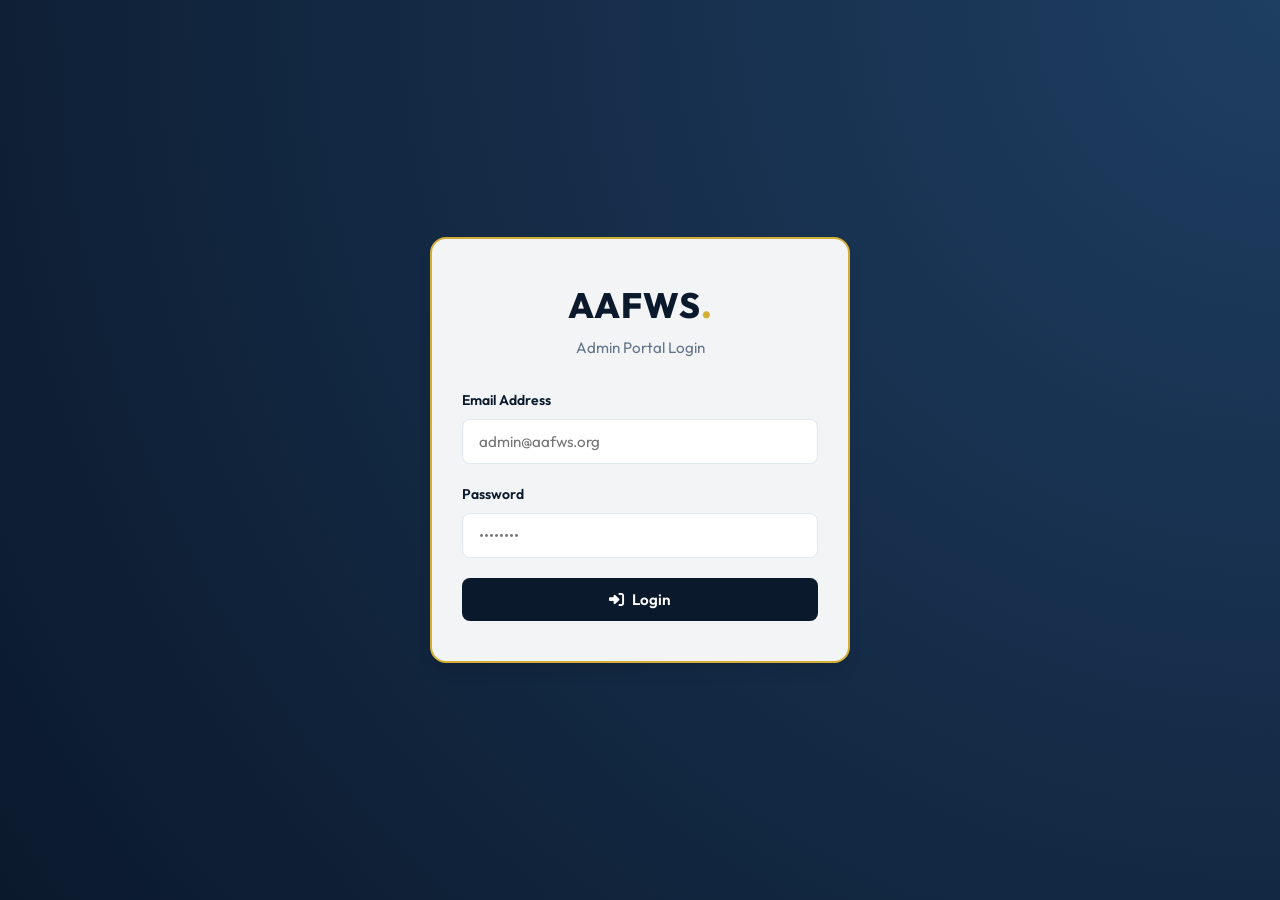
<file: admin/notifications.html>
<!DOCTYPE html>
<html lang="en">
<head>
  <meta charset="UTF-8">
  <meta name="viewport" content="width=device-width, initial-scale=1.0">
  <title>AAFWS Admin Notifications</title>
  <link rel="stylesheet" href="css/admin.css">
  <link rel="stylesheet" href="https://cdnjs.cloudflare.com/ajax/libs/font-awesome/6.4.0/css/all.min.css">
</head>
<body>

  <div class="dashboard-container">
    <!-- Sidebar -->
    <aside class="sidebar">
      <div class="sidebar-header">
        <div class="sidebar-logo">AAFWS<span>.</span></div>
      </div>
      <nav class="sidebar-menu">
        <ul>
          <li class="sidebar-item">
            <a href="dashboard.html" class="sidebar-link">
              <i class="fa-solid fa-chart-line"></i> Dashboard
            </a>
          </li>
          <li class="sidebar-item">
            <a href="members.html" class="sidebar-link">
              <i class="fa-solid fa-users"></i> Members
            </a>
          </li>
          <li class="sidebar-item">
            <a href="donations.html" class="sidebar-link">
              <i class="fa-solid fa-hand-holding-dollar"></i> Donations
            </a>
          </li>
          <li class="sidebar-item">
            <a href="settings.html" class="sidebar-link">
              <i class="fa-solid fa-gears"></i> Settings
            </a>
          </li>
          <li class="sidebar-item">
            <a href="notifications.html" class="sidebar-link active">
              <i class="fa-solid fa-bell"></i> Notifications
            </a>
          </li>
        </ul>
      </nav>
      <div class="sidebar-footer">
        <div class="admin-profile">
          <div class="admin-avatar" id="admin-profile-avatar">A</div>
          <div class="admin-info">
            <span class="admin-name" id="admin-profile-name">Admin User</span>
            <span class="admin-role">System Administrator</span>
          </div>
        </div>
        <button onclick="logout()" class="btn btn-danger btn-sm btn-block">
          <i class="fa-solid fa-right-from-bracket"></i> Logout
        </button>
      </div>
    </aside>

    <!-- Main Content Area -->
    <main class="main-content">
      <!-- Top Header -->
      <header class="top-header">
        <div class="page-title">
          <h1>Admin Notifications</h1>
          <p>Real-time alerts for member registrations and payments</p>
        </div>
        <div class="header-actions">
          <button onclick="markAllAsRead()" class="btn btn-secondary btn-sm" id="mark-all-read-btn">
            <i class="fa-solid fa-envelope-open"></i> Mark All as Read
          </button>
        </div>
      </header>

      <!-- Notifications Feed -->
      <div class="card">
        <div class="notification-list" id="notifications-list-container">
          <p style="text-align: center; color: var(--text-muted); padding: 20px;">Loading alerts...</p>
        </div>
      </div>
    </main>
  </div>

  <script src="js/admin-api.js"></script>
  <script>
    async function loadNotifications() {
      try {
        const res = await apiRequest('/admin/notifications');
        if (res.success) {
          renderNotifications(res.data);
          
          // Disable "Mark All as Read" if there are no unread notifications
          const markAllBtn = document.getElementById('mark-all-read-btn');
          if (res.unreadCount === 0) {
            markAllBtn.disabled = true;
            markAllBtn.style.opacity = '0.5';
            markAllBtn.style.cursor = 'not-allowed';
          } else {
            markAllBtn.disabled = false;
            markAllBtn.style.opacity = '1';
            markAllBtn.style.cursor = 'pointer';
          }
        }
      } catch (err) {
        showToast('Failed to load notifications.', 'error');
      }
    }

    function renderNotifications(notifications) {
      const container = document.getElementById('notifications-list-container');
      container.innerHTML = '';

      if (notifications.length === 0) {
        container.innerHTML = `<p style="text-align: center; color: var(--text-muted); padding: 20px;">No alerts received yet.</p>`;
        return;
      }

      notifications.forEach(notif => {
        const dateStr = new Date(notif.createdAt).toLocaleDateString('en-US', {
          month: 'short', day: 'numeric', hour: '2-digit', minute: '2-digit'
        });

        const unreadClass = notif.isRead ? '' : 'unread';
        const typeBadge = notif.type === 'new_member' 
          ? `<span class="badge badge-active" style="background-color:rgba(11,25,44,0.1); color:var(--primary-navy);">Member</span>`
          : `<span class="badge badge-pending">Donation</span>`;

        container.innerHTML += `
          <div class="notification-item ${unreadClass} ${notif.type}" onclick="handleNotificationClick('${notif._id}', '${notif.type}', '${notif.referenceId}')" style="cursor: pointer;">
            <div class="notification-content">
              <div style="display: flex; gap: 10px; align-items: center; margin-bottom: 4px;">
                ${typeBadge}
                <span class="notification-time">${dateStr}</span>
              </div>
              <h4 style="color: var(--primary-navy);">${notif.message}</h4>
              <p style="font-size: 0.8rem;">Reference ID: <code>${notif.referenceId}</code> ${notif.isRead ? '' : '• <strong>New</strong>'}</p>
            </div>
            <div>
              ${notif.isRead ? '<i class="fa-regular fa-envelope-open" style="color:var(--text-muted);"></i>' : '<i class="fa-solid fa-envelope" style="color:var(--gold);"></i>'}
            </div>
          </div>
        `;
      });
    }

    async function handleNotificationClick(id, type, refId) {
      try {
        // Mark as read first
        await apiRequest(`/admin/notifications/${id}/read`, {
          method: 'PATCH'
        });

        // Navigate based on type
        if (type === 'new_member') {
          window.location.href = `member-detail.html?id=${refId}`;
        } else if (type === 'new_donation') {
          window.location.href = `donations.html`;
        }
      } catch (err) {
        console.error('Failed to handle notification click:', err);
      }
    }

    async function markAllAsRead() {
      try {
        const res = await apiRequest('/admin/notifications/read-all', {
          method: 'PATCH'
        });
        if (res.success) {
          showToast(res.message, 'success');
          loadNotifications();
          loadUnreadNotificationCount(); // updates top badge count
        }
      } catch (err) {
        showToast('Failed to update notifications.', 'error');
      }
    }

    document.addEventListener('DOMContentLoaded', loadNotifications);
  </script>
</body>
</html>
</file>
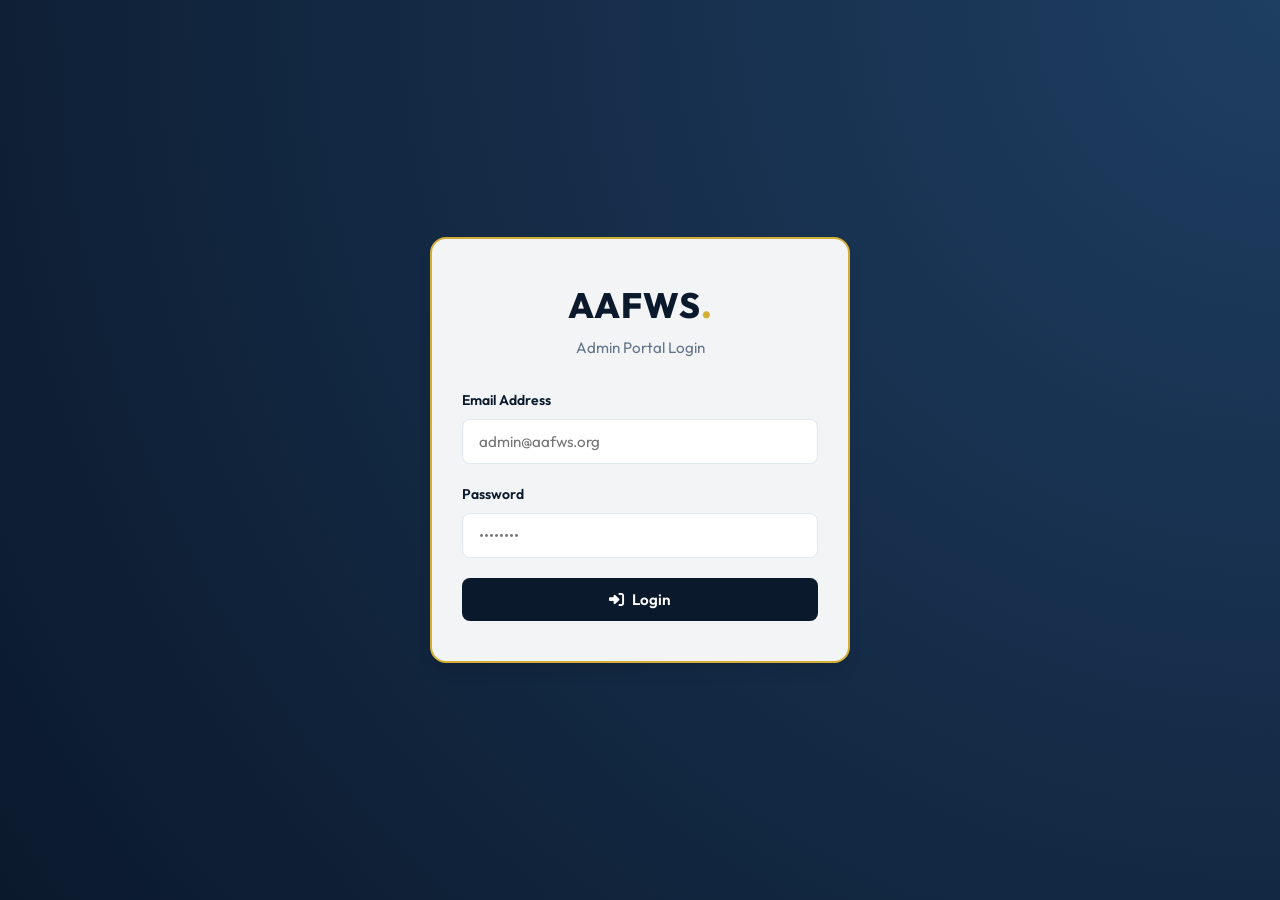
<file: admin/settings.html>
<!DOCTYPE html>
<html lang="en">
<head>
  <meta charset="UTF-8">
  <meta name="viewport" content="width=device-width, initial-scale=1.0">
  <title>AAFWS Admin Settings</title>
  <link rel="stylesheet" href="css/admin.css">
  <link rel="stylesheet" href="https://cdnjs.cloudflare.com/ajax/libs/font-awesome/6.4.0/css/all.min.css">
</head>
<body>

  <div class="dashboard-container">
    <!-- Sidebar -->
    <aside class="sidebar">
      <div class="sidebar-header">
        <div class="sidebar-logo">AAFWS<span>.</span></div>
      </div>
      <nav class="sidebar-menu">
        <ul>
          <li class="sidebar-item">
            <a href="dashboard.html" class="sidebar-link">
              <i class="fa-solid fa-chart-line"></i> Dashboard
            </a>
          </li>
          <li class="sidebar-item">
            <a href="members.html" class="sidebar-link">
              <i class="fa-solid fa-users"></i> Members
            </a>
          </li>
          <li class="sidebar-item">
            <a href="donations.html" class="sidebar-link">
              <i class="fa-solid fa-hand-holding-dollar"></i> Donations
            </a>
          </li>
          <li class="sidebar-item">
            <a href="settings.html" class="sidebar-link active">
              <i class="fa-solid fa-gears"></i> Settings
            </a>
          </li>
          <li class="sidebar-item">
            <a href="notifications.html" class="sidebar-link">
              <i class="fa-solid fa-bell"></i> Notifications
            </a>
          </li>
        </ul>
      </nav>
      <div class="sidebar-footer">
        <div class="admin-profile">
          <div class="admin-avatar" id="admin-profile-avatar">A</div>
          <div class="admin-info">
            <span class="admin-name" id="admin-profile-name">Admin User</span>
            <span class="admin-role">System Administrator</span>
          </div>
        </div>
        <button onclick="logout()" class="btn btn-danger btn-sm btn-block">
          <i class="fa-solid fa-right-from-bracket"></i> Logout
        </button>
      </div>
    </aside>

    <!-- Main Content Area -->
    <main class="main-content">
      <!-- Top Header -->
      <header class="top-header">
        <div class="page-title">
          <h1>System Settings</h1>
          <p>Configure default donation rules, QR codes, and passwords</p>
        </div>
        <div class="header-actions">
          <div class="notification-bell" onclick="window.location.href='notifications.html'">
            <i class="fa-solid fa-bell fa-lg"></i>
            <span class="notification-badge" id="notification-badge-count" style="display: none;">0</span>
          </div>
        </div>
      </header>

      <!-- Settings Cards -->
      <div style="display: grid; grid-template-columns: repeat(auto-fit, minmax(320px, 1fr)); gap: 24px;">
        
        <!-- Change Password Card -->
        <div class="card">
          <div class="card-header">
            <h2>Change Admin Password</h2>
          </div>
          <form id="change-password-form">
            <div class="form-group">
              <label class="form-label" for="currentPassword">Current Password</label>
              <input type="password" id="currentPassword" class="form-control" required placeholder="••••••••">
            </div>
            <div class="form-group">
              <label class="form-label" for="newPassword">New Password</label>
              <input type="password" id="newPassword" class="form-control" required placeholder="Min 6 characters">
            </div>
            <div class="form-group">
              <label class="form-label" for="confirmPassword">Confirm New Password</label>
              <input type="password" id="confirmPassword" class="form-control" required placeholder="Confirm new password">
            </div>
            <button type="submit" class="btn btn-primary btn-block">
              <i class="fa-solid fa-key"></i> Update Password
            </button>
          </form>
        </div>

        <!-- Donation QR Management Card -->
        <div class="card" style="display: flex; flex-direction: column; justify-content: space-between;">
          <div>
            <div class="card-header">
              <h2>Donation QR Code</h2>
            </div>
            
            <div style="text-align: center; margin-bottom: 20px;">
              <strong style="display: block; margin-bottom: 10px; color: var(--text-muted); font-size: 0.85rem;">Active QR Image</strong>
              <div style="border: 1.5px solid var(--border-color); padding: 10px; border-radius: 8px; display: inline-block; background-color: var(--white);">
                <img id="settings-qr-preview" src="" alt="No Active QR Uploaded" style="max-height: 180px; max-width: 180px; object-fit: contain; display: block; margin: 0 auto;">
              </div>
            </div>

            <form id="qr-upload-form">
              <div class="form-group">
                <label class="form-label" for="qrImage">Upload New QR Code (JPG, PNG, WEBP)</label>
                <input type="file" id="qrImage" class="form-control" required accept="image/*">
              </div>
              <div style="display: flex; gap: 10px;">
                <button type="button" onclick="deleteQrCode()" class="btn btn-danger" style="flex: 1;">
                  <i class="fa-solid fa-trash-can"></i> Delete
                </button>
                <button type="submit" class="btn btn-gold" style="flex: 1;">
                  <i class="fa-solid fa-cloud-arrow-up"></i> Upload
                </button>
              </div>
            </form>
          </div>
        </div>
      </div>

      <!-- Donation Instructions Text Area Card -->
      <div class="card" style="margin-top: 24px;">
        <div class="card-header">
          <h2>Donation Instructions text</h2>
        </div>
        <form id="instructions-form">
          <div class="form-group">
            <label class="form-label" for="donation-instructions-textarea">Instructions displayed to the public on the donation page</label>
            <textarea id="donation-instructions-textarea" class="form-control" rows="4" required placeholder="Enter instructions..."></textarea>
          </div>
          <button type="submit" class="btn btn-primary" style="min-width: 180px;">
            <i class="fa-solid fa-floppy-disk"></i> Save Instructions
          </button>
        </form>
      </div>

    </main>
  </div>

  <script src="js/admin-api.js"></script>
  <script>
    // Load Settings
    async function loadSettings() {
      try {
        // Load QR
        const qrRes = await apiRequest('/settings/donation-qr');
        const qrImg = document.getElementById('settings-qr-preview');
        if (qrRes.qrPath) {
          qrImg.src = qrRes.qrPath;
        } else {
          qrImg.src = 'https://placehold.co/180?text=No+QR+Uploaded';
        }

        // Load Instructions
        const instRes = await apiRequest('/settings/donation-instructions');
        document.getElementById('donation-instructions-textarea').value = instRes.instructions;
      } catch (err) {
        showToast('Failed to load settings configuration.', 'error');
      }
    }

    // Update Password
    document.getElementById('change-password-form').addEventListener('submit', async (e) => {
      e.preventDefault();

      const currentPassword = document.getElementById('currentPassword').value;
      const newPassword = document.getElementById('newPassword').value;
      const confirmPassword = document.getElementById('confirmPassword').value;

      if (newPassword !== confirmPassword) {
        showToast('New passwords do not match!', 'error');
        return;
      }

      if (newPassword.length < 6) {
        showToast('Password must be at least 6 characters.', 'error');
        return;
      }

      try {
        const res = await apiRequest('/settings/change-password', {
          method: 'PATCH',
          body: JSON.stringify({ currentPassword, newPassword })
        });

        if (res.success) {
          showToast(res.message, 'success');
          document.getElementById('change-password-form').reset();
        }
      } catch (err) {
        showToast('Failed to change password: ' + err.message, 'error');
      }
    });

    // Upload QR Code
    document.getElementById('qr-upload-form').addEventListener('submit', async (e) => {
      e.preventDefault();

      const fileInput = document.getElementById('qrImage');
      if (fileInput.files.length === 0) return;

      const formData = new FormData();
      formData.append('qrImage', fileInput.files[0]);

      try {
        showToast('Uploading QR code image...', 'info');
        const token = localStorage.getItem('admin_token');
        
        // Custom fetch call for multi-part FormData
        const response = await fetch('/api/settings/donation-qr', {
          method: 'POST',
          headers: { 'Authorization': `Bearer ${token}` },
          body: formData
        });

        const data = await response.json();
        if (!response.ok) {
          throw new Error(data.message || 'Upload failed.');
        }

        if (data.success) {
          showToast(data.message, 'success');
          document.getElementById('qr-upload-form').reset();
          loadSettings(); // refresh qr preview image
        }
      } catch (err) {
        showToast('Upload failed: ' + err.message, 'error');
      }
    });

    // Delete QR Code
    async function deleteQrCode() {
      if (!confirm('Are you sure you want to delete the donation QR code? Public users will not see any QR code.')) return;

      try {
        const res = await apiRequest('/settings/donation-qr', { method: 'DELETE' });
        if (res.success) {
          showToast(res.message, 'success');
          loadSettings();
        }
      } catch (err) {
        showToast('Delete failed: ' + err.message, 'error');
      }
    }

    // Save Instructions
    document.getElementById('instructions-form').addEventListener('submit', async (e) => {
      e.preventDefault();

      const instructions = document.getElementById('donation-instructions-textarea').value;

      try {
        const res = await apiRequest('/settings/donation-instructions', {
          method: 'PATCH',
          body: JSON.stringify({ instructions })
        });

        if (res.success) {
          showToast(res.message, 'success');
        }
      } catch (err) {
        showToast('Save failed: ' + err.message, 'error');
      }
    });

    document.addEventListener('DOMContentLoaded', loadSettings);
  </script>
</body>
</html>
</file>
<file: style.css>
/* ═══════════════════════════════════════
   AAFWS — Responsive Stylesheet
═══════════════════════════════════════ */
:root{
  --navy:#1A3660;--navy-dark:#0D2137;--navy-light:#2A4A7F;
  --gold:#C9A84C;--gold-dark:#B8860B;
  --white:#fff;--off-white:#F8F7F4;--light-gray:#F0EEE9;
  --border:#DDD8CC;--text-dark:#1A1A2E;--text-mid:#4A4A6A;--text-light:#7A7A9A;
  --green:#2E7D32;--green-bg:#E8F5E9;--amber:#F57F17;--amber-bg:#FFF8E1;
}
*{margin:0;padding:0;box-sizing:border-box}
body{font-family:'Segoe UI',system-ui,sans-serif;background:var(--light-gray);color:var(--text-dark);min-height:100vh}
a{text-decoration:none;color:inherit}
button{cursor:pointer;font-family:inherit}

/* ── NAVBAR ── */
.navbar{background:var(--white);border-bottom:2px solid var(--gold);position:sticky;top:0;z-index:100;box-shadow:0 2px 12px rgba(0,0,0,.08)}
.nav-inner{max-width:1200px;margin:0 auto;padding:0 20px;display:flex;align-items:center;height:68px;gap:12px}
.nav-brand{display:flex;align-items:center;gap:12px;flex-shrink:0}
.nav-logo{width:46px;height:46px;border-radius:50%;background:linear-gradient(135deg,var(--navy),var(--navy-light));color:var(--white);display:flex;align-items:center;justify-content:center;font-size:10px;font-weight:800;letter-spacing:.02em;flex-shrink:0}
.brand-title{color:var(--navy);font-weight:800;font-size:13px;line-height:1.2}
.brand-sub{color:var(--gold);font-size:9px;font-weight:700;letter-spacing:.1em}
.nav-links{display:flex;gap:4px;flex:1}
.nav-link{padding:8px 12px;background:transparent;border:none;border-bottom:2.5px solid transparent;color:var(--text-mid);font-size:13px;font-weight:500;transition:.2s;border-radius:4px 4px 0 0}
.nav-link.active,.nav-link:hover{color:var(--navy);border-bottom-color:var(--navy);background:rgba(26,54,96,.07)}
.btn-join{padding:10px 20px;background:linear-gradient(135deg,var(--navy),var(--navy-light));border:none;border-radius:8px;color:var(--white);font-weight:700;font-size:13px;white-space:nowrap;box-shadow:0 3px 10px rgba(26,54,96,.3);flex-shrink:0}
.hamburger{display:none;background:none;border:none;font-size:22px;color:var(--navy);padding:4px 8px}

/* ── TABS ── */
.tab{display:none}.tab.active{display:block}

/* ── HERO ── */
.hero{background:linear-gradient(135deg,var(--navy) 0%,var(--navy-dark) 60%,var(--navy-light) 100%);padding:72px 24px;text-align:center}
.hero-inner{max-width:720px;margin:0 auto}
.hero-logo-wrap{display:flex;justify-content:center;margin-bottom:24px}
.hero-logo{width:100px;height:100px;border-radius:50%;background:var(--white);border:3px solid var(--gold);display:flex;align-items:center;justify-content:center;color:var(--navy);font-size:14px;font-weight:800;box-shadow:0 10px 40px rgba(0,0,0,.3)}
.badge{display:inline-block;background:rgba(201,168,76,.2);border:1px solid rgba(201,168,76,.5);border-radius:20px;padding:5px 18px;color:var(--gold);font-size:11px;font-weight:700;letter-spacing:.12em;margin-bottom:18px}
.hero-title{font-family:Georgia,serif;font-size:clamp(26px,5vw,40px);font-weight:700;color:var(--white);margin-bottom:16px;line-height:1.2}
.gold{color:var(--gold)}
.hero-desc{color:rgba(255,255,255,.82);font-size:15px;line-height:1.8;margin-bottom:32px}
.hero-btns{display:flex;gap:14px;justify-content:center;flex-wrap:wrap}
.btn-primary{padding:13px 32px;background:linear-gradient(135deg,var(--gold),var(--gold-dark));border:none;border-radius:10px;color:var(--navy-dark);font-weight:800;font-size:14px;box-shadow:0 4px 15px rgba(201,168,76,.4)}
.btn-primary.small{padding:9px 18px;font-size:13px}
.btn-outline{padding:13px 32px;background:rgba(255,255,255,.12);border:1.5px solid rgba(255,255,255,.4);border-radius:10px;color:var(--white);font-size:14px;font-weight:600}

/* ── CONTAINER ── */
.container{max-width:1200px;margin:0 auto;padding:44px 20px}
.container.narrow{max-width:900px}

/* ── STATS ── */
.stats-grid{display:grid;grid-template-columns:repeat(4,1fr);gap:14px;margin-bottom:48px}
.stat-card{background:var(--white);border:1px solid var(--border);border-radius:14px;padding:22px 16px;text-align:center;box-shadow:0 2px 8px rgba(0,0,0,.04)}
.stat-icon{font-size:26px;margin-bottom:8px}
.stat-val{color:var(--navy);font-family:Georgia,serif;font-size:24px;font-weight:700;margin-bottom:4px}
.stat-lbl{color:var(--text-light);font-size:11px;font-weight:600}

/* ── QUOTE ── */
.quote-block{background:linear-gradient(135deg,var(--navy),var(--navy-light));border-radius:14px;padding:30px 40px;text-align:center;margin-bottom:44px;position:relative;overflow:hidden}
.quote-mark{position:absolute;top:6px;left:20px;color:rgba(255,255,255,.12);font-size:72px;font-family:Georgia,serif;line-height:1}
.quote-block p{font-family:Georgia,serif;font-size:17px;color:var(--white);font-style:italic;line-height:1.7;margin-bottom:10px;position:relative}
.quote-block cite{color:var(--gold);font-size:11px;font-weight:700;letter-spacing:.12em;position:relative}
.quote-block.dark p{font-size:15px}

/* ── CATEGORIES ── */
.section-title{font-family:Georgia,serif;font-size:24px;color:var(--navy);margin-bottom:18px}
.categories-grid{display:grid;grid-template-columns:repeat(5,1fr);gap:12px}
.cat-card{background:var(--white);border:1.5px solid var(--border);border-radius:12px;padding:18px 10px;text-align:center;transition:.2s;box-shadow:0 2px 6px rgba(0,0,0,.04)}
.cat-card:hover{border-color:var(--navy);background:var(--off-white);transform:translateY(-2px)}
.cat-icon{font-size:24px;display:block;margin-bottom:8px}
.cat-card p{color:var(--text-mid);font-size:11px;font-weight:600;line-height:1.4}

/* ── PAGE HEADER ── */
.page-header{margin-bottom:28px}
.page-header h2{font-family:Georgia,serif;font-size:28px;color:var(--navy);margin-bottom:6px}
.page-header p{color:var(--text-light)}
.page-header.row{display:flex;justify-content:space-between;align-items:flex-start;flex-wrap:wrap;gap:12px}

/* ── ACCORDION ── */
.accordion-item{background:var(--white);border:1.5px solid var(--border);border-radius:14px;margin-bottom:10px;overflow:hidden;transition:.2s}
.accordion-item.open{border-color:var(--navy);box-shadow:0 4px 16px rgba(26,54,96,.1)}
.accordion-head{padding:16px 20px;display:flex;align-items:center;gap:12px;cursor:pointer}
.acc-icon{font-size:20px}
.acc-title{color:var(--navy);font-weight:700;font-size:14px;font-family:Georgia,serif;flex:1}
.acc-count{color:var(--text-light);font-size:11px}
.acc-arrow{color:var(--text-light);font-size:13px;font-weight:700}
.accordion-body{border-top:1px solid #EAE6DF;padding:16px 20px;background:var(--off-white);display:none}
.accordion-item.open .accordion-body{display:block}
.demand-item{display:flex;gap:10px;margin-bottom:10px;align-items:flex-start}
.demand-diamond{color:var(--gold);font-size:11px;flex-shrink:0;margin-top:4px}
.demand-text{color:var(--text-mid);font-size:13px;line-height:1.6}

/* ── PROFILES ── */
.profiles-grid{display:grid;grid-template-columns:repeat(2,1fr);gap:14px;margin-bottom:14px}
.profile-card{background:var(--white);border:1px solid var(--border);border-radius:14px;padding:20px;box-shadow:0 2px 8px rgba(0,0,0,.04);transition:.2s}
.profile-card:hover{border-color:var(--gold);box-shadow:0 6px 20px rgba(0,0,0,.1);transform:translateY(-2px)}
.profile-top{display:flex;align-items:center;gap:12px;margin-bottom:14px}
.avatar{width:48px;height:48px;border-radius:50%;background:linear-gradient(135deg,var(--navy),var(--navy-light));display:flex;align-items:center;justify-content:center;color:var(--white);font-weight:700;font-size:15px;font-family:Georgia,serif;flex-shrink:0}
.profile-info{flex:1}
.profile-name{color:var(--navy);font-weight:700;font-size:14px;font-family:Georgia,serif;margin-bottom:2px}
.profile-role{color:var(--gold);font-size:11px;font-weight:700}
.badge-status{padding:3px 10px;border-radius:20px;font-size:10px;font-weight:700;white-space:nowrap}
.badge-status.active{background:var(--green-bg);color:var(--green);border:1px solid rgba(46,125,50,.4)}
.badge-status.pending{background:var(--amber-bg);color:var(--amber);border:1px solid rgba(245,127,23,.4)}
.profile-meta{display:grid;grid-template-columns:1fr 1fr;gap:8px}
.meta-item{background:var(--off-white);border-radius:7px;padding:7px 10px;font-size:11px;color:var(--text-mid);font-weight:500}
.members-toolbar{display:flex;justify-content:space-between;align-items:flex-start;gap:14px;margin-bottom:18px;flex-wrap:wrap}
.member-summary{color:var(--text-dark);font-size:14px;font-weight:700}
.member-search{flex:1;min-width:220px;max-width:320px}
.member-search input{width:100%;background:var(--white);border:1.5px solid var(--border);border-radius:12px;padding:12px 14px;color:var(--text-dark);font-size:13px;outline:none;transition:border .2s}
.member-search input:focus{border-color:var(--navy)}
.status-text{color:var(--text-mid);font-size:13px;margin-bottom:18px;text-align:center}
.spinner{width:32px;height:32px;border:4px solid rgba(26,54,96,.18);border-top-color:var(--navy);border-radius:50%;animation:spin .8s linear infinite;margin:18px auto}
.fade-in{opacity:0;animation:fadeIn .45s ease forwards}
@keyframes spin{to{transform:rotate(360deg)}}
@keyframes fadeIn{to{opacity:1}}
.add-cta{background:var(--white);border:2px dashed var(--border);border-radius:14px;padding:28px;text-align:center}
.add-cta p{color:var(--text-light);margin-bottom:12px;font-size:14px}
.btn-outline-navy{padding:10px 22px;background:transparent;border:1.5px solid var(--navy);border-radius:8px;color:var(--navy);font-size:13px;font-weight:700}

/* ── SERVICES ── */
.services-grid{display:grid;grid-template-columns:repeat(3,1fr);gap:14px}
.service-card{background:var(--white);border:1px solid var(--border);border-radius:14px;padding:22px;box-shadow:0 2px 8px rgba(0,0,0,.04)}
.svc-top{display:flex;justify-content:space-between;align-items:flex-start;margin-bottom:12px}
.svc-icon{font-size:26px}
.service-card h3{color:var(--navy);font-family:Georgia,serif;font-size:15px;margin-bottom:8px}
.service-card p{color:var(--text-mid);font-size:12px;line-height:1.7}

/* ── ABOUT ── */
.about-header{display:flex;align-items:center;gap:20px;margin-bottom:36px}
.about-logo{width:80px;height:80px;border-radius:50%;background:linear-gradient(135deg,var(--navy),var(--navy-light));display:flex;align-items:center;justify-content:center;color:var(--white);font-size:13px;font-weight:800;flex-shrink:0;border:3px solid var(--gold)}
.about-header h2{font-family:Georgia,serif;font-size:28px;color:var(--navy);margin-bottom:4px}
.gold-text{color:var(--gold);font-weight:700;font-size:14px}
.info-card{background:var(--white);border:1px solid var(--border);border-radius:14px;padding:24px;margin-bottom:16px;box-shadow:0 2px 8px rgba(0,0,0,.04)}
.info-card h3{color:var(--navy);font-family:Georgia,serif;font-size:17px;margin-bottom:10px;border-bottom:2px solid var(--gold);padding-bottom:8px}
.info-card p{color:var(--text-mid);line-height:1.8;font-size:13.5px}
.two-col{display:grid;grid-template-columns:1fr 1fr;gap:14px;margin-bottom:16px}
.contact-grid{display:grid;grid-template-columns:repeat(3,1fr);gap:12px}
.contact-item{background:var(--off-white);border-radius:8px;padding:12px 14px;border:1px solid #EAE6DF}
.c-label{color:var(--gold);font-size:11px;font-weight:700;margin-bottom:4px}
.contact-item p:last-child{color:var(--text-mid);font-size:12px}

/* ── FOOTER ── */
.footer{border-top:2px solid var(--gold);padding:18px 24px;text-align:center;background:var(--white);margin-top:40px}
.footer p{color:var(--text-light);font-size:12px}

/* ── MODAL ── */
.modal-overlay{position:fixed;inset:0;background:rgba(10,20,40,.72);z-index:1000;display:flex;align-items:center;justify-content:center;padding:20px;backdrop-filter:blur(4px)}
.modal-box{background:var(--white);border-radius:20px;width:100%;max-width:620px;max-height:92vh;overflow-y:auto;box-shadow:0 25px 80px rgba(0,0,0,.3)}
.modal-box.small{max-width:420px;text-align:center;padding:40px 32px}
.modal-header{background:linear-gradient(135deg,var(--navy),var(--navy-dark));padding:22px 26px;border-radius:20px 20px 0 0;display:flex;align-items:center;justify-content:space-between}
.modal-brand{display:flex;align-items:center;gap:12px}
.modal-logo-sm{width:44px;height:44px;border-radius:50%;background:var(--gold);display:flex;align-items:center;justify-content:center;color:var(--navy-dark);font-size:16px;font-weight:800;flex-shrink:0}
.modal-title{color:var(--white);font-size:16px;font-weight:700;font-family:Georgia,serif;margin-bottom:2px}
.modal-sub{color:var(--gold);font-size:10px;font-weight:700;letter-spacing:.04em}
.modal-close{background:rgba(255,255,255,.15);border:none;color:var(--white);width:32px;height:32px;border-radius:50%;font-size:17px;display:flex;align-items:center;justify-content:center}
.step-bar{display:flex;gap:6px;padding:18px 26px 0}
.step-seg{flex:1;text-align:center}
.step-line{height:4px;border-radius:2px;transition:background .3s}
.step-line.done{background:var(--gold)}
.step-line.idle{background:#EAE6DF}
.step-label{color:var(--text-light);font-size:10px;font-weight:700;text-transform:uppercase;letter-spacing:.04em;margin-top:4px}
.step-label.active{color:var(--navy)}
.modal-body{padding:20px 26px}
.modal-footer{display:flex;justify-content:space-between;padding:16px 26px 24px;border-top:1px solid #EAE6DF}
.field{margin-bottom:16px}
.field label{display:block;font-size:11px;font-weight:700;color:var(--text-mid);margin-bottom:5px;text-transform:uppercase;letter-spacing:.06em}
.field input,.field select{width:100%;background:var(--white);border:1.5px solid var(--border);border-radius:8px;padding:10px 14px;color:var(--text-dark);font-size:14px;font-family:inherit;outline:none;transition:border .2s}
.field input:focus,.field select:focus{border-color:var(--navy)}
.field.error input,.field.error select{border-color:#C62828}
.field-err{color:#C62828;font-size:11px;margin-top:4px}
.two-fields{display:grid;grid-template-columns:1fr 1fr;gap:14px}
.section-sub{color:var(--navy);font-family:Georgia,serif;font-size:15px;margin-bottom:18px;border-bottom:2px solid var(--gold);padding-bottom:8px}
.inner-box{background:var(--light-gray);border:1px solid var(--border);border-radius:10px;padding:14px;margin-top:8px}
.inner-box-title{color:var(--navy);font-size:12px;font-weight:700;text-transform:uppercase;letter-spacing:.05em;margin-bottom:12px}
.decl-scroll{background:var(--off-white);border:1px solid var(--border);border-radius:10px;padding:18px;margin-bottom:18px;max-height:190px;overflow-y:auto}
.decl-scroll p{color:var(--text-mid);font-size:12.5px;line-height:1.9}
.summary-box{background:rgba(26,54,96,.04);border:1px solid rgba(201,168,76,.4);border-radius:10px;padding:14px;margin-bottom:16px}
.summary-title{color:var(--gold);font-size:11px;font-weight:700;text-transform:uppercase;margin-bottom:8px}
.summary-grid{display:grid;grid-template-columns:1fr 1fr;gap:6px}
.summary-key{color:var(--text-light);font-size:11px}
.summary-val{color:var(--text-dark);font-size:12px;font-weight:600}
.check-wrap{display:flex;align-items:flex-start;gap:12px;cursor:pointer}
.check-wrap input{margin-top:3px;accent-color:var(--navy);width:16px;height:16px;flex-shrink:0}
.check-wrap span{color:var(--text-dark);font-size:13px;line-height:1.6}
.btn-back{padding:11px 24px;background:var(--white);border:1.5px solid var(--border);border-radius:8px;color:var(--text-mid);font-size:13px;font-weight:600}
.btn-next{padding:11px 24px;background:linear-gradient(135deg,var(--navy),var(--navy-light));border:none;border-radius:8px;color:var(--white);font-weight:700;font-size:13px}
.btn-submit{padding:11px 28px;background:linear-gradient(135deg,var(--gold),var(--gold-dark));border:none;border-radius:8px;color:var(--navy-dark);font-weight:700;font-size:13px}

/* SUCCESS */
.success-icon{width:64px;height:64px;background:linear-gradient(135deg,var(--navy),var(--navy-light));border-radius:50%;display:flex;align-items:center;justify-content:center;margin:0 auto 18px;font-size:26px;color:var(--white)}
.modal-box.small h2{color:var(--navy);font-family:Georgia,serif;font-size:21px;margin-bottom:10px}
.modal-box.small p{color:var(--text-mid);font-size:13px;line-height:1.7;margin-bottom:8px}
.muted{color:var(--text-light)!important;font-size:12px!important}
.ref-box{background:var(--off-white);border:1px solid var(--border);border-radius:10px;padding:14px;margin-bottom:22px}
.ref-label{color:var(--text-light);font-size:11px;text-transform:uppercase;font-weight:700;margin-bottom:4px}
.ref-num{color:var(--navy);font-family:Georgia,serif;font-size:22px;font-weight:700}

/* ─── RESPONSIVE ─── */
@media(max-width:900px){
  .stats-grid{grid-template-columns:repeat(2,1fr)}
  .categories-grid{grid-template-columns:repeat(4,1fr)}
  .services-grid{grid-template-columns:repeat(2,1fr)}
  .profiles-grid{grid-template-columns:1fr}
  .two-col{grid-template-columns:1fr}
  .contact-grid{grid-template-columns:repeat(2,1fr)}
}
@media(max-width:680px){
  .nav-links{position:fixed;top:68px;left:0;right:0;background:var(--white);flex-direction:column;padding:14px 20px;border-bottom:2px solid var(--gold);display:none;box-shadow:0 8px 24px rgba(0,0,0,.1)}
  .nav-links.open{display:flex}
  .hamburger{display:block}
  .btn-join{padding:8px 14px;font-size:12px}
  .hero{padding:50px 16px}
  .hero-logo{width:80px;height:80px}
  .hero-title{font-size:24px}
  .hero-desc{font-size:14px}
  .hero-btns{flex-direction:column;align-items:center}
  .container{padding:28px 16px}
  .categories-grid{grid-template-columns:repeat(2,1fr)}
  .stats-grid{grid-template-columns:repeat(2,1fr)}
  .services-grid{grid-template-columns:1fr}
  .two-fields{grid-template-columns:1fr}
  .modal-box{border-radius:16px}
  .modal-header{padding:18px 18px}
  .modal-body{padding:16px 18px}
  .modal-footer{padding:14px 18px 20px}
  .step-bar{padding:14px 18px 0}
  .quote-block{padding:24px 24px}
  .contact-grid{grid-template-columns:1fr}
  .about-header{flex-direction:column;text-align:center}
  .summary-grid{grid-template-columns:1fr}
  .page-header.row{flex-direction:column}
}
@media(max-width:400px){
  .categories-grid{grid-template-columns:repeat(2,1fr)}
  .hero-title{font-size:20px}
}
</file>
<file: admin/css/admin.css>
/* AAFWS Premium Admin Stylesheet — Navy & Gold Theme */
@import url('https://fonts.googleapis.com/css2?family=Outfit:wght@300;400;500;600;700;800&display=swap');

:root {
  --primary-navy: #0B192C;
  --secondary-navy: #1E3E62;
  --light-navy: #2E5A88;
  --gold: #D4AF37;
  --gold-hover: #AA8B2C;
  --light-gold: #F9E7B9;
  --bg-dark: #070F19;
  --bg-light: #F4F6F9;
  --white: #FFFFFF;
  --text-dark: #1E293B;
  --text-muted: #64748B;
  --border-color: #E2E8F0;
  
  --success: #10B981;
  --warning: #F59E0B;
  --danger: #EF4444;
  --info: #3B82F6;
  
  --shadow-sm: 0 1px 3px rgba(0,0,0,0.1);
  --shadow-md: 0 4px 6px -1px rgba(0, 0, 0, 0.1), 0 2px 4px -1px rgba(0, 0, 0, 0.06);
  --shadow-lg: 0 10px 15px -3px rgba(0, 0, 0, 0.1), 0 4px 6px -2px rgba(0, 0, 0, 0.05);
  --font-family: 'Outfit', sans-serif;
  --transition: all 0.3s cubic-bezier(0.4, 0, 0.2, 1);
}

* {
  box-sizing: border-box;
  margin: 0;
  padding: 0;
}

body {
  font-family: var(--font-family);
  background-color: var(--bg-light);
  color: var(--text-dark);
  line-height: 1.5;
  overflow-x: hidden;
}

a {
  text-decoration: none;
  color: inherit;
}

/* Auth Page layout */
.auth-wrapper {
  display: flex;
  justify-content: center;
  align-items: center;
  min-height: 100vh;
  background: radial-gradient(circle at top right, var(--secondary-navy), var(--primary-navy));
  padding: 20px;
}

.auth-card {
  background: rgba(255, 255, 255, 0.95);
  border-radius: 16px;
  box-shadow: var(--shadow-lg);
  width: 100%;
  max-width: 420px;
  padding: 40px 30px;
  border: 2px solid var(--gold);
  backdrop-filter: blur(10px);
  transform: translateY(0);
  animation: floatIn 0.6s ease-out;
}

@keyframes floatIn {
  from { opacity: 0; transform: translateY(20px); }
  to { opacity: 1; transform: translateY(0); }
}

.auth-header {
  text-align: center;
  margin-bottom: 30px;
}

.auth-logo {
  font-size: 2.2rem;
  font-weight: 800;
  color: var(--primary-navy);
  letter-spacing: 1px;
}

.auth-logo span {
  color: var(--gold);
}

.auth-subtitle {
  color: var(--text-muted);
  font-size: 0.95rem;
  margin-top: 5px;
}

/* Forms */
.form-group {
  margin-bottom: 20px;
  position: relative;
}

.form-label {
  display: block;
  font-size: 0.875rem;
  font-weight: 600;
  margin-bottom: 8px;
  color: var(--primary-navy);
}

.form-control {
  width: 100%;
  padding: 12px 16px;
  font-size: 0.95rem;
  border-radius: 8px;
  border: 1.5px solid var(--border-color);
  background-color: var(--white);
  transition: var(--transition);
  font-family: var(--font-family);
}

.form-control:focus {
  outline: none;
  border-color: var(--secondary-navy);
  box-shadow: 0 0 0 3px rgba(30, 62, 98, 0.15);
}

/* Buttons */
.btn {
  display: inline-flex;
  align-items: center;
  justify-content: center;
  padding: 12px 24px;
  font-size: 0.95rem;
  font-weight: 600;
  border-radius: 8px;
  border: none;
  cursor: pointer;
  transition: var(--transition);
  gap: 8px;
  font-family: var(--font-family);
}

.btn-primary {
  background-color: var(--primary-navy);
  color: var(--white);
}

.btn-primary:hover {
  background-color: var(--secondary-navy);
  box-shadow: 0 4px 12px rgba(11, 25, 44, 0.2);
}

.btn-gold {
  background-color: var(--gold);
  color: var(--primary-navy);
}

.btn-gold:hover {
  background-color: var(--gold-hover);
  color: var(--white);
}

.btn-secondary {
  background-color: var(--white);
  color: var(--text-dark);
  border: 1.5px solid var(--border-color);
}

.btn-secondary:hover {
  background-color: var(--bg-light);
}

.btn-danger {
  background-color: var(--danger);
  color: var(--white);
}

.btn-danger:hover {
  background-color: #d32f2f;
}

.btn-success {
  background-color: var(--success);
  color: var(--white);
}

.btn-success:hover {
  background-color: #059669;
}

.btn-sm {
  padding: 6px 12px;
  font-size: 0.8rem;
  border-radius: 6px;
}

.btn-block {
  width: 100%;
}

/* Dashboard Wrapper Layout */
.dashboard-container {
  display: flex;
  min-height: 100vh;
}

/* Sidebar navigation */
.sidebar {
  width: 260px;
  background-color: var(--primary-navy);
  color: var(--white);
  display: flex;
  flex-direction: column;
  position: fixed;
  height: 100vh;
  left: 0;
  top: 0;
  z-index: 100;
  box-shadow: var(--shadow-lg);
  transition: var(--transition);
}

.sidebar-header {
  padding: 24px;
  border-bottom: 1px solid rgba(255, 255, 255, 0.1);
  display: flex;
  align-items: center;
  justify-content: space-between;
}

.sidebar-logo {
  font-weight: 800;
  font-size: 1.4rem;
  letter-spacing: 0.5px;
}

.sidebar-logo span {
  color: var(--gold);
}

.sidebar-menu {
  list-style: none;
  padding: 20px 0;
  flex-grow: 1;
}

.sidebar-item {
  margin: 4px 16px;
}

.sidebar-link {
  display: flex;
  align-items: center;
  padding: 12px 16px;
  border-radius: 8px;
  font-size: 0.95rem;
  font-weight: 500;
  color: rgba(255, 255, 255, 0.7);
  transition: var(--transition);
  gap: 12px;
}

.sidebar-link:hover, .sidebar-link.active {
  color: var(--white);
  background-color: rgba(255, 255, 255, 0.08);
}

.sidebar-link.active {
  border-left: 4px solid var(--gold);
  background-color: var(--secondary-navy);
  font-weight: 600;
}

.sidebar-footer {
  padding: 20px;
  border-top: 1px solid rgba(255, 255, 255, 0.1);
}

.admin-profile {
  display: flex;
  align-items: center;
  gap: 10px;
  margin-bottom: 15px;
}

.admin-avatar {
  width: 36px;
  height: 36px;
  border-radius: 50%;
  background-color: var(--gold);
  color: var(--primary-navy);
  display: flex;
  align-items: center;
  justify-content: center;
  font-weight: 700;
  font-size: 1.1rem;
}

.admin-info {
  font-size: 0.85rem;
}

.admin-name {
  font-weight: 600;
  display: block;
}

.admin-role {
  color: rgba(255, 255, 255, 0.5);
  font-size: 0.75rem;
}

/* Main Dashboard Panel */
.main-content {
  margin-left: 260px;
  flex-grow: 1;
  padding: 30px;
  min-width: 0; /* Prevents flex items from overflowing */
}

/* Header bar */
.top-header {
  display: flex;
  justify-content: space-between;
  align-items: center;
  margin-bottom: 30px;
  background-color: var(--white);
  padding: 16px 24px;
  border-radius: 12px;
  box-shadow: var(--shadow-sm);
}

.page-title h1 {
  font-size: 1.6rem;
  font-weight: 700;
  color: var(--primary-navy);
}

.page-title p {
  color: var(--text-muted);
  font-size: 0.875rem;
}

.header-actions {
  display: flex;
  align-items: center;
  gap: 20px;
}

.notification-bell {
  position: relative;
  cursor: pointer;
  padding: 8px;
  border-radius: 50%;
  background-color: var(--bg-light);
  transition: var(--transition);
  display: flex;
  align-items: center;
  justify-content: center;
}

.notification-bell:hover {
  background-color: #E2E8F0;
}

.notification-badge {
  position: absolute;
  top: -2px;
  right: -2px;
  background-color: var(--danger);
  color: var(--white);
  font-size: 0.7rem;
  font-weight: 700;
  padding: 2px 6px;
  border-radius: 10px;
  border: 2px solid var(--white);
}

/* Grid layout for Dashboard Cards */
.stats-grid {
  display: grid;
  grid-template-columns: repeat(auto-fit, minmax(220px, 1fr));
  gap: 24px;
  margin-bottom: 30px;
}

.stat-card {
  background-color: var(--white);
  border-radius: 12px;
  padding: 24px;
  box-shadow: var(--shadow-sm);
  display: flex;
  align-items: center;
  justify-content: space-between;
  transition: var(--transition);
  border-bottom: 4px solid var(--border-color);
}

.stat-card:hover {
  transform: translateY(-4px);
  box-shadow: var(--shadow-md);
}

.stat-card.navy { border-color: var(--primary-navy); }
.stat-card.gold { border-color: var(--gold); }
.stat-card.success { border-color: var(--success); }
.stat-card.warning { border-color: var(--warning); }

.stat-info h3 {
  font-size: 0.875rem;
  color: var(--text-muted);
  font-weight: 500;
  text-transform: uppercase;
  margin-bottom: 6px;
}

.stat-info p {
  font-size: 1.8rem;
  font-weight: 800;
  color: var(--text-dark);
}

.stat-icon {
  width: 48px;
  height: 48px;
  border-radius: 10px;
  display: flex;
  align-items: center;
  justify-content: center;
  font-size: 1.4rem;
}

.stat-card.navy .stat-icon { background-color: rgba(11, 25, 44, 0.1); color: var(--primary-navy); }
.stat-card.gold .stat-icon { background-color: rgba(212, 175, 55, 0.15); color: var(--gold); }
.stat-card.success .stat-icon { background-color: rgba(16, 185, 129, 0.1); color: var(--success); }
.stat-card.warning .stat-icon { background-color: rgba(245, 158, 11, 0.1); color: var(--warning); }

/* Dashboard Tables Grid */
.dashboard-grid {
  display: grid;
  grid-template-columns: 3fr 2fr;
  gap: 24px;
}

@media (max-width: 1024px) {
  .dashboard-grid {
    grid-template-columns: 1fr;
  }
}

.card {
  background-color: var(--white);
  border-radius: 12px;
  padding: 24px;
  box-shadow: var(--shadow-sm);
  margin-bottom: 24px;
  border: 1px solid var(--border-color);
}

.card-header {
  display: flex;
  justify-content: space-between;
  align-items: center;
  margin-bottom: 20px;
  border-bottom: 1.5px solid var(--border-color);
  padding-bottom: 12px;
}

.card-header h2 {
  font-size: 1.2rem;
  font-weight: 700;
  color: var(--primary-navy);
}

/* Tables styling */
.table-responsive {
  width: 100%;
  overflow-x: auto;
}

.table {
  width: 100%;
  border-collapse: collapse;
  text-align: left;
  font-size: 0.9rem;
}

.table th {
  padding: 12px 16px;
  background-color: var(--bg-light);
  font-weight: 600;
  color: var(--primary-navy);
  border-bottom: 2px solid var(--border-color);
  text-transform: uppercase;
  font-size: 0.75rem;
  letter-spacing: 0.5px;
}

.table td {
  padding: 14px 16px;
  border-bottom: 1px solid var(--border-color);
  vertical-align: middle;
}

.table tr:last-child td {
  border-bottom: none;
}

.table tr:hover td {
  background-color: rgba(244, 246, 249, 0.5);
}

.member-row {
  display: flex;
  align-items: center;
  gap: 12px;
}

.member-img {
  width: 38px;
  height: 38px;
  border-radius: 50%;
  object-fit: cover;
  background-color: var(--border-color);
  border: 1.5px solid var(--gold);
}

.member-initials {
  width: 38px;
  height: 38px;
  border-radius: 50%;
  display: flex;
  align-items: center;
  justify-content: center;
  font-weight: 600;
  background-color: var(--light-navy);
  color: var(--white);
  border: 1.5px solid var(--gold);
  font-size: 0.85rem;
}

.badge {
  display: inline-block;
  padding: 4px 8px;
  font-size: 0.75rem;
  font-weight: 600;
  border-radius: 12px;
  text-transform: uppercase;
}

.badge-active { background-color: rgba(16, 185, 129, 0.15); color: var(--success); }
.badge-inactive { background-color: rgba(239, 68, 68, 0.15); color: var(--danger); }
.badge-pending { background-color: rgba(245, 158, 11, 0.15); color: var(--warning); }
.badge-approved { background-color: rgba(16, 185, 129, 0.15); color: var(--success); }
.badge-rejected { background-color: rgba(239, 68, 68, 0.15); color: var(--danger); }

/* Filters and Search Bar */
.filter-bar {
  display: flex;
  justify-content: space-between;
  align-items: center;
  flex-wrap: wrap;
  gap: 16px;
  margin-bottom: 24px;
  background-color: var(--white);
  padding: 16px;
  border-radius: 12px;
  box-shadow: var(--shadow-sm);
}

.search-input-group {
  display: flex;
  align-items: center;
  position: relative;
  min-width: 280px;
}

.search-input-group i {
  position: absolute;
  left: 14px;
  color: var(--text-muted);
}

.search-input-group .form-control {
  padding-left: 40px;
}

.filter-group {
  display: flex;
  align-items: center;
  gap: 12px;
  flex-wrap: wrap;
}

/* Pagination */
.pagination-wrapper {
  display: flex;
  justify-content: space-between;
  align-items: center;
  margin-top: 20px;
  padding-top: 15px;
  border-top: 1px solid var(--border-color);
}

.pagination-info {
  font-size: 0.85rem;
  color: var(--text-muted);
}

.pagination-buttons {
  display: flex;
  gap: 6px;
}

/* Modals */
.modal {
  display: none;
  position: fixed;
  top: 0;
  left: 0;
  width: 100%;
  height: 100%;
  background-color: rgba(7, 15, 25, 0.6);
  backdrop-filter: blur(4px);
  z-index: 1000;
  justify-content: center;
  align-items: center;
  padding: 20px;
}

.modal.active {
  display: flex;
}

.modal-content {
  background-color: var(--white);
  border-radius: 16px;
  box-shadow: var(--shadow-lg);
  width: 100%;
  max-width: 650px;
  max-height: 90vh;
  overflow-y: auto;
  border: 1px solid var(--gold);
  animation: modalSlide 0.3s cubic-bezier(0.16, 1, 0.3, 1);
}

@keyframes modalSlide {
  from { transform: translateY(30px); opacity: 0; }
  to { transform: translateY(0); opacity: 1; }
}

.modal-header {
  padding: 20px 24px;
  border-bottom: 1.5px solid var(--border-color);
  display: flex;
  justify-content: space-between;
  align-items: center;
}

.modal-header h3 {
  font-size: 1.25rem;
  font-weight: 700;
  color: var(--primary-navy);
}

.modal-close {
  background: none;
  border: none;
  font-size: 1.5rem;
  cursor: pointer;
  color: var(--text-muted);
  transition: var(--transition);
}

.modal-close:hover {
  color: var(--danger);
}

.modal-body {
  padding: 24px;
}

.modal-footer {
  padding: 16px 24px;
  border-top: 1px solid var(--border-color);
  display: flex;
  justify-content: flex-end;
  gap: 12px;
}

/* ID Card UI styles */
.id-card-generator-wrapper {
  display: flex;
  flex-direction: column;
  align-items: center;
  gap: 20px;
}

.id-card-tabs {
  display: flex;
  gap: 10px;
  margin-bottom: 10px;
}

.tab-btn {
  padding: 8px 16px;
  background-color: var(--bg-light);
  border: 1.5px solid var(--border-color);
  border-radius: 20px;
  font-size: 0.85rem;
  font-weight: 600;
  cursor: pointer;
  transition: var(--transition);
}

.tab-btn.active {
  background-color: var(--primary-navy);
  color: var(--white);
  border-color: var(--primary-navy);
}

/* ID Card Visual Design (Navy & Gold Accent) */
.id-card-preview {
  width: 320px;
  height: 500px;
  border-radius: 12px;
  overflow: hidden;
  box-shadow: var(--shadow-lg);
  border: 3px solid var(--gold);
  position: relative;
  background: #FFFFFF;
}

.id-card-header {
  background-color: var(--primary-navy);
  color: var(--white);
  padding: 15px;
  text-align: center;
  border-bottom: 3px solid var(--gold);
}

.id-card-logo-text {
  font-weight: 800;
  font-size: 0.95rem;
  letter-spacing: 0.5px;
}

.id-card-logo-text span {
  color: var(--gold);
}

.id-card-subtext {
  font-size: 0.6rem;
  color: var(--light-gold);
  text-transform: uppercase;
  margin-top: 2px;
  letter-spacing: 0.5px;
}

.id-card-body {
  padding: 20px;
  display: flex;
  flex-direction: column;
  align-items: center;
  height: calc(100% - 75px);
  justify-content: space-between;
}

.id-card-photo-frame {
  width: 110px;
  height: 130px;
  border: 2px solid var(--gold);
  border-radius: 6px;
  overflow: hidden;
  background-color: var(--bg-light);
}

.id-card-photo-frame img {
  width: 100%;
  height: 100%;
  object-fit: cover;
}

.id-card-name {
  font-size: 1.15rem;
  font-weight: 700;
  color: var(--primary-navy);
  margin-top: 10px;
  text-align: center;
}

.id-card-role {
  font-size: 0.75rem;
  font-weight: 600;
  color: var(--gold);
  background-color: rgba(11, 25, 44, 0.05);
  padding: 2px 10px;
  border-radius: 10px;
}

.id-card-details {
  width: 100%;
  font-size: 0.75rem;
  margin-top: 15px;
}

.id-card-row {
  display: flex;
  justify-content: space-between;
  padding: 4px 0;
  border-bottom: 1px dashed var(--border-color);
}

.id-card-row:last-child {
  border-bottom: none;
}

.id-card-label {
  font-weight: 600;
  color: var(--text-muted);
}

.id-card-val {
  font-weight: 700;
  color: var(--primary-navy);
}

/* ID Card Back Design */
.id-card-back {
  background-color: var(--primary-navy);
  color: var(--white);
  height: 100%;
  padding: 25px 20px;
  display: flex;
  flex-direction: column;
  justify-content: space-between;
  align-items: center;
}

.id-card-back-title {
  font-size: 0.9rem;
  font-weight: 700;
  color: var(--gold);
  text-align: center;
  border-bottom: 1px solid rgba(255,255,255,0.2);
  padding-bottom: 10px;
  width: 100%;
}

.id-card-qr-container {
  background-color: var(--white);
  padding: 10px;
  border-radius: 8px;
  border: 2px solid var(--gold);
  width: 140px;
  height: 140px;
  display: flex;
  align-items: center;
  justify-content: center;
}

.id-card-qr-container img {
  width: 100%;
  height: 100%;
}

.id-card-instructions {
  font-size: 0.6rem;
  color: rgba(255, 255, 255, 0.7);
  text-align: center;
  line-height: 1.4;
}

.id-card-signature-area {
  display: flex;
  justify-content: space-between;
  width: 100%;
  font-size: 0.65rem;
  border-top: 1px solid rgba(255,255,255,0.1);
  padding-top: 10px;
}

.id-card-signature {
  text-align: center;
}

.id-card-signature-line {
  width: 80px;
  height: 1px;
  background-color: var(--gold);
  margin-bottom: 4px;
}

/* Notifications feed page */
.notification-list {
  display: flex;
  flex-direction: column;
  gap: 12px;
}

.notification-item {
  padding: 16px;
  background-color: var(--white);
  border-radius: 8px;
  border-left: 4px solid var(--border-color);
  box-shadow: var(--shadow-sm);
  display: flex;
  justify-content: space-between;
  align-items: flex-start;
  transition: var(--transition);
}

.notification-item.unread {
  background-color: rgba(212, 175, 55, 0.05);
}

.notification-item.new_member { border-left-color: var(--primary-navy); }
.notification-item.new_donation { border-left-color: var(--gold); }

.notification-content h4 {
  font-size: 0.95rem;
  font-weight: 600;
  margin-bottom: 4px;
}

.notification-content p {
  font-size: 0.85rem;
  color: var(--text-muted);
}

.notification-time {
  font-size: 0.75rem;
  color: var(--text-muted);
  white-space: nowrap;
}

/* Image preview modal for donation receipt verification */
.receipt-preview {
  max-width: 100%;
  max-height: 400px;
  border-radius: 8px;
  box-shadow: var(--shadow-sm);
  border: 1.5px solid var(--border-color);
  display: block;
  margin: 0 auto 20px;
  object-fit: contain;
}

/* Settings tab view */
.settings-section {
  margin-bottom: 30px;
  border-bottom: 1px solid var(--border-color);
  padding-bottom: 25px;
}

.settings-section:last-child {
  border-bottom: none;
  padding-bottom: 0;
}

.settings-section-title {
  font-size: 1.1rem;
  font-weight: 700;
  color: var(--primary-navy);
  margin-bottom: 15px;
}

/* Toast Messages */
.toast-container {
  position: fixed;
  top: 20px;
  right: 20px;
  z-index: 1100;
  display: flex;
  flex-direction: column;
  gap: 10px;
}

.toast {
  padding: 12px 24px;
  border-radius: 8px;
  color: var(--white);
  font-weight: 500;
  font-size: 0.9rem;
  box-shadow: var(--shadow-md);
  display: flex;
  align-items: center;
  gap: 10px;
  animation: toastIn 0.3s cubic-bezier(0.175, 0.885, 0.32, 1.275);
}

@keyframes toastIn {
  from { transform: translateX(100%); opacity: 0; }
  to { transform: translateX(0); opacity: 1; }
}

.toast-success { background-color: var(--success); }
.toast-error { background-color: var(--danger); }
.toast-warning { background-color: var(--warning); }
.toast-info { background-color: var(--info); }
</file>
